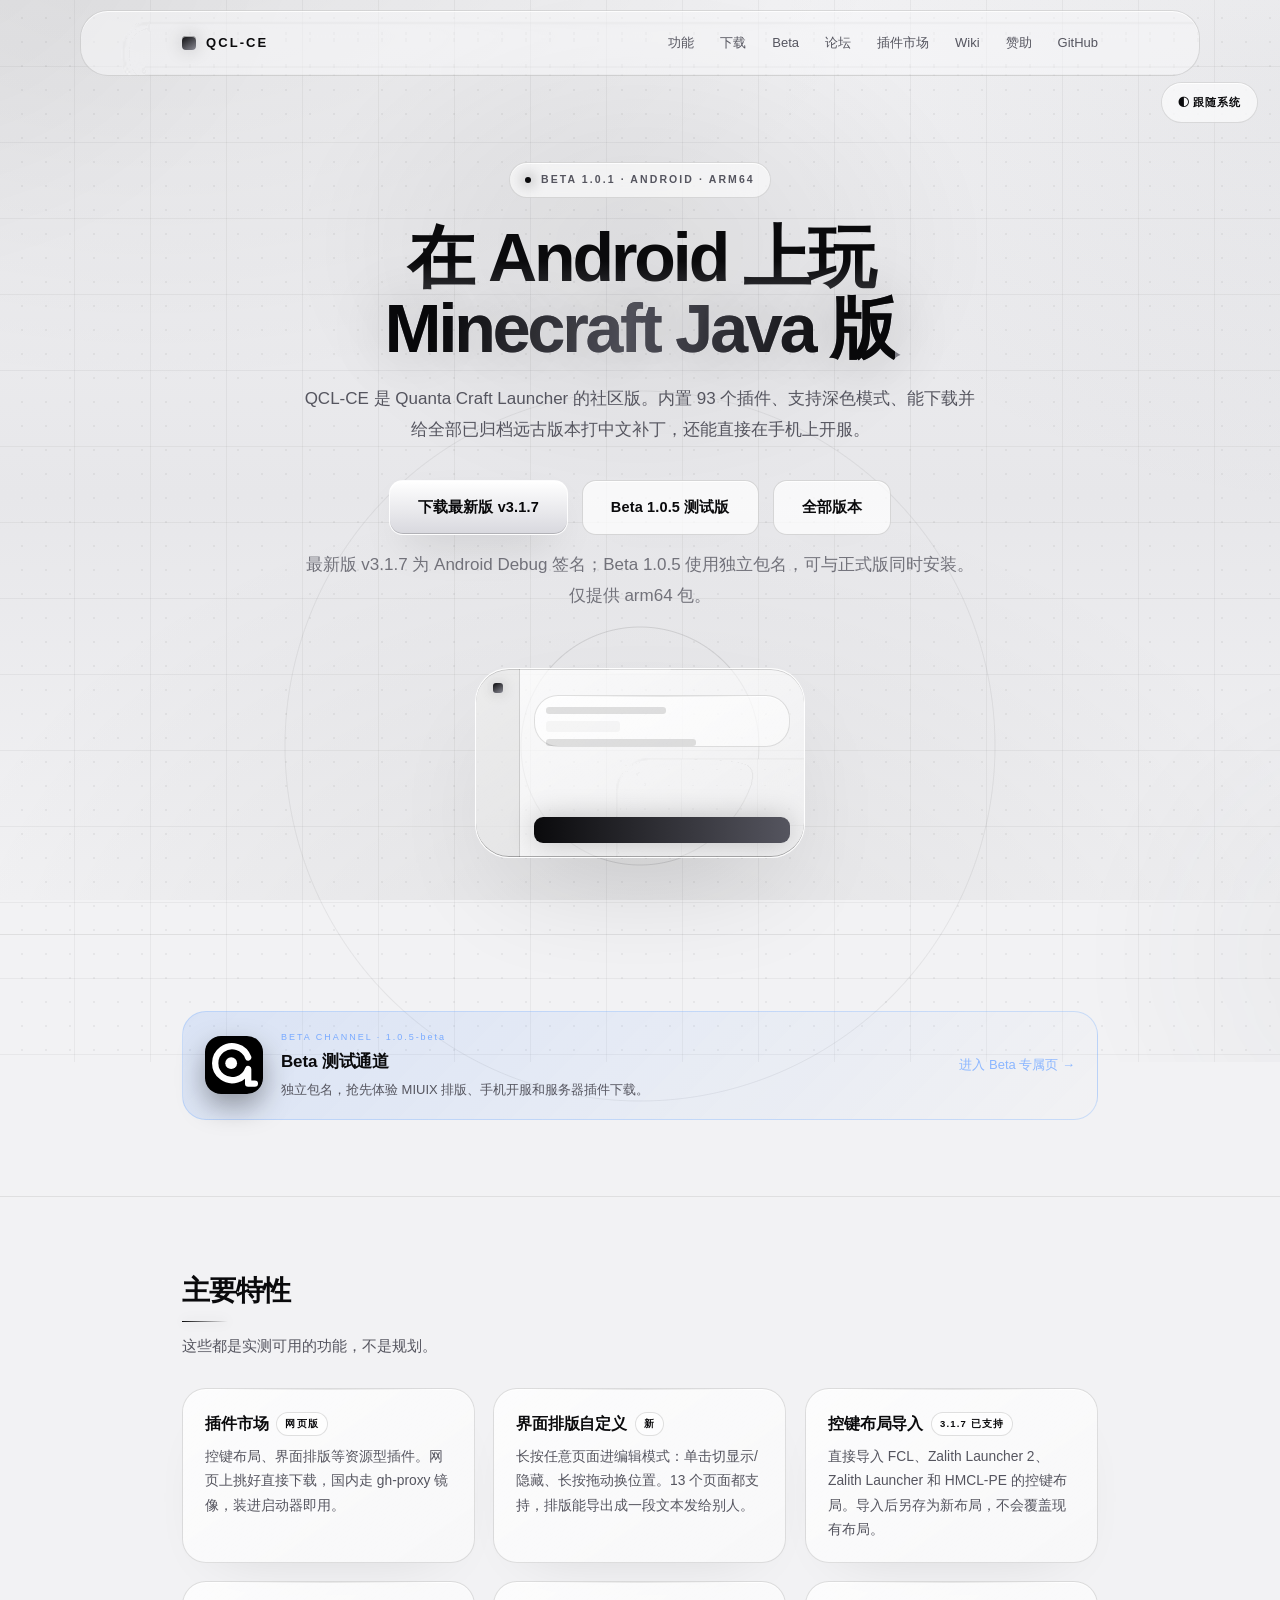
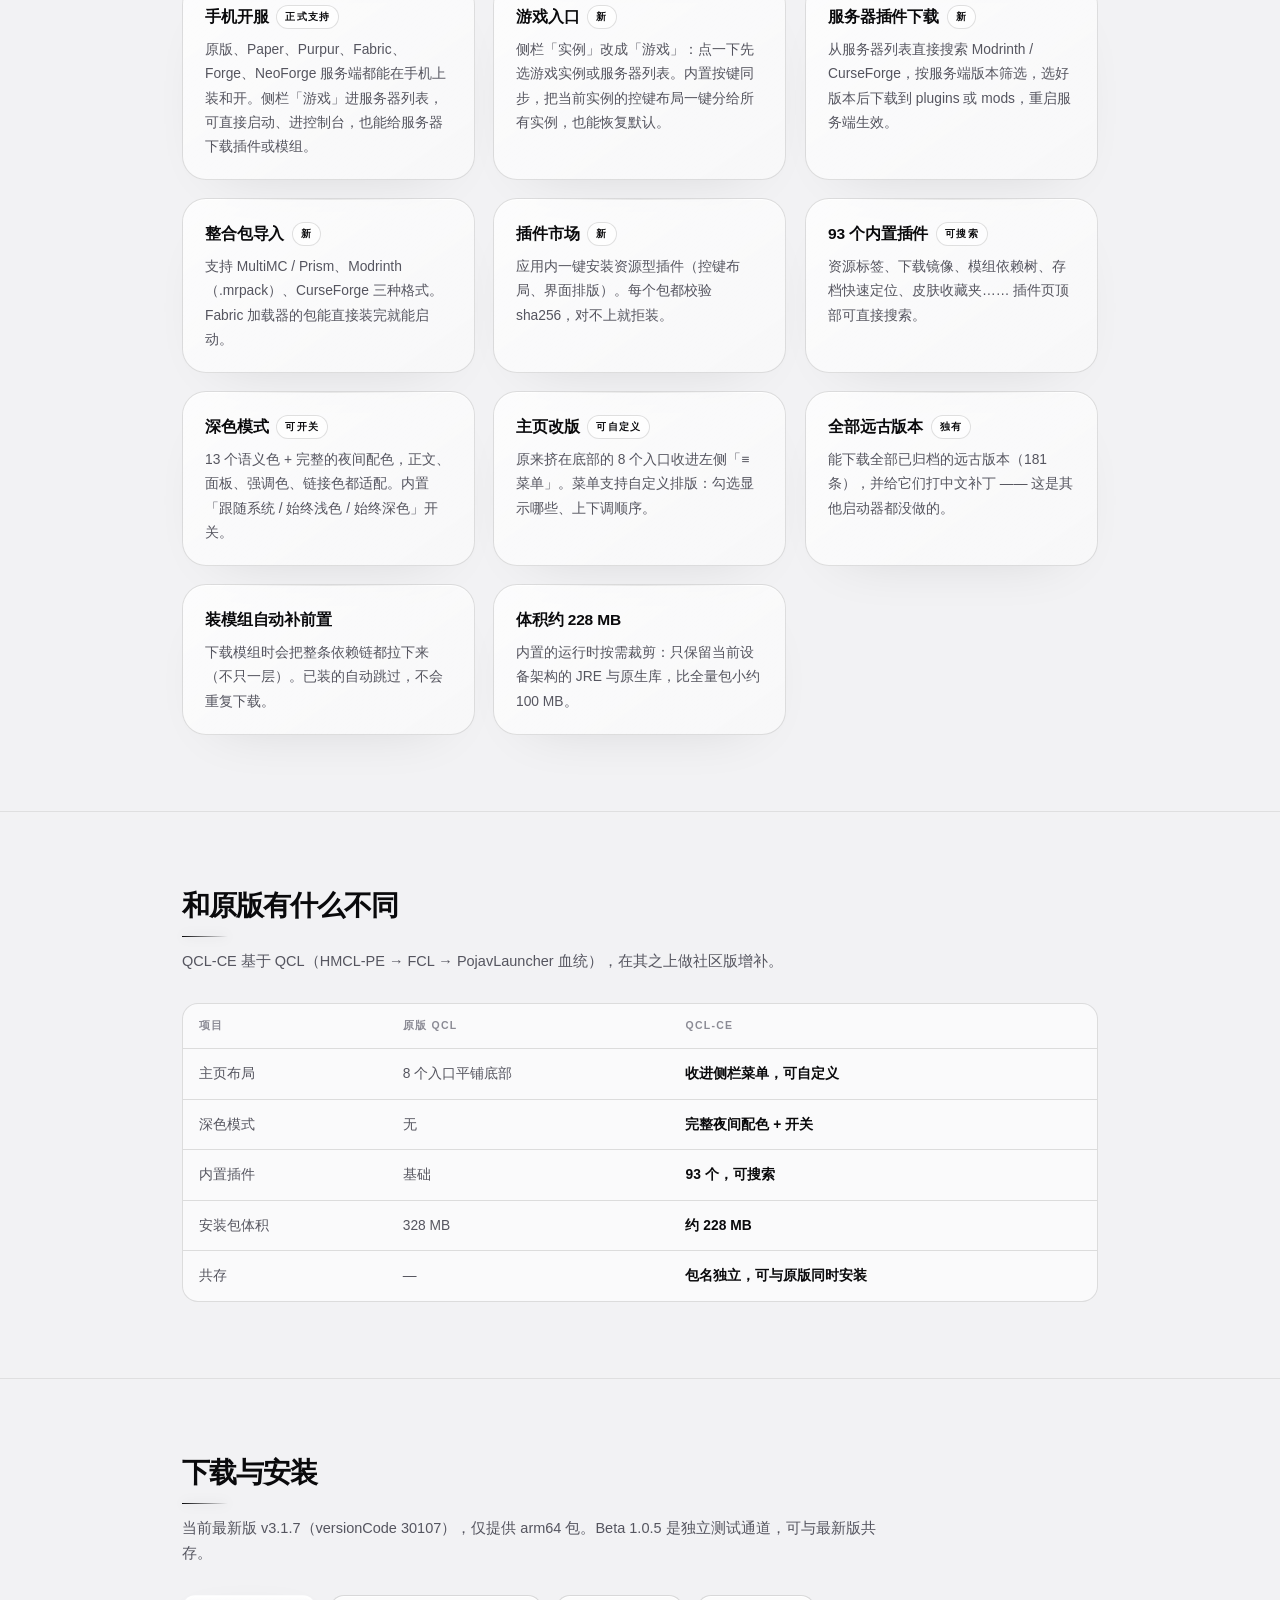
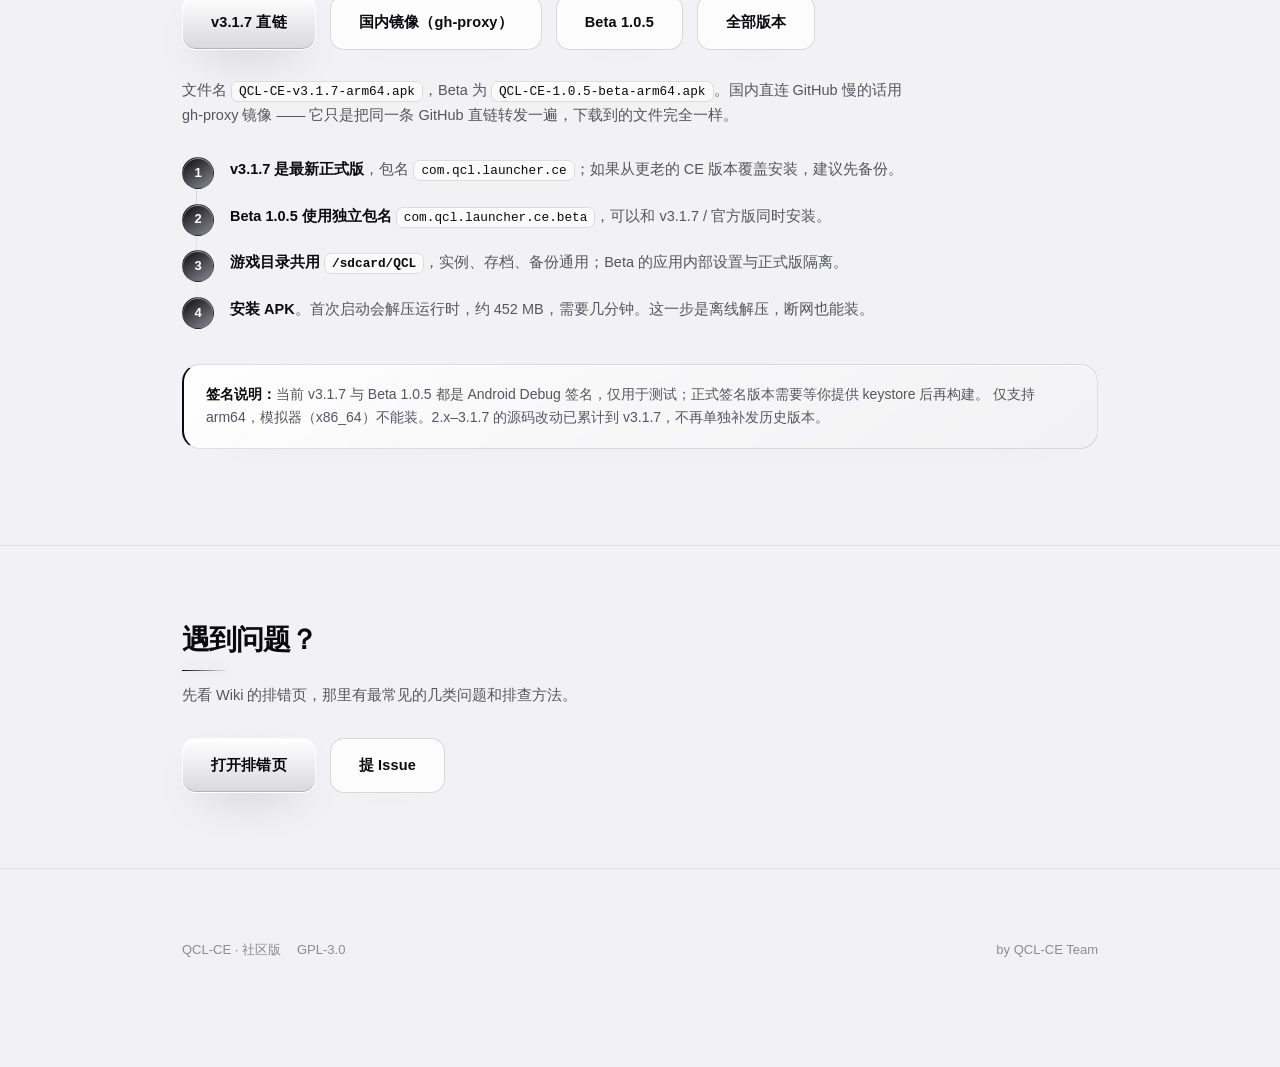
<file: docs/index.html>
<!DOCTYPE html>
<html lang="zh-CN">
<head>
<meta charset="utf-8">
<meta name="viewport" content="width=device-width, initial-scale=1">
<title>QCL-CE · Android 上的 Minecraft Java 启动器</title>
<meta name="description" content="QCL-CE —— Android 上跑 Minecraft Java 版的启动器。93 个内置插件、深色模式、全部已归档远古版本、手机开服，并支持导入 FCL / Zalith Launcher / HMCL-PE 控键布局。">
<style>
  :root{
    --bg:#F2F7F7; --surface:#FFFFFF; --text:#142B2A; --sub:#5F7A78;
    --accent:#0E9E8E; --accent-dark:#0A7A6E; --divider:#D5E5E3;
    --code:#0C1616;
  }
  @media (prefers-color-scheme: dark){
    :root{ --bg:#0C1616; --surface:#142222; --text:#E6F4F2; --sub:#8FABA8;
           --accent:#2AC9B4; --accent-dark:#1FA492; --divider:#223837; --code:#060C0C; }
  }
  *{box-sizing:border-box;margin:0;padding:0}
  html{scroll-behavior:smooth}
  body{
    font-family:-apple-system,BlinkMacSystemFont,"Segoe UI","PingFang SC","Microsoft YaHei",sans-serif;
    background:var(--bg); color:var(--text); line-height:1.7;
    -webkit-font-smoothing:antialiased;
  }
  a{color:var(--accent);text-decoration:none}
  a:hover{text-decoration:underline}
  .wrap{max-width:960px;margin:0 auto;padding:0 22px}

  /* 顶栏 */
  nav{
    position:sticky;top:0;z-index:10;
    background:color-mix(in srgb, var(--bg) 88%, transparent);
    backdrop-filter:blur(12px); border-bottom:1px solid var(--divider);
  }
  nav .wrap{display:flex;align-items:center;gap:22px;height:58px}
  .brand{font-weight:700;letter-spacing:.5px;color:var(--text)}
  .brand i{display:inline-block;width:12px;height:12px;background:var(--accent);
           border-radius:3px;margin-right:8px;vertical-align:middle}
  nav .links{margin-left:auto;display:flex;gap:18px;font-size:14px}
  nav .links a{color:var(--sub)}
  nav .links a:hover{color:var(--accent)}

  /* Hero */
  header{padding:74px 0 54px;text-align:center}
  header h1{font-size:clamp(30px,6vw,46px);letter-spacing:-.5px;margin-bottom:14px}
  header h1 span{color:var(--accent)}
  header p{color:var(--sub);font-size:17px;max-width:620px;margin:0 auto 30px}
  .btns{display:flex;gap:14px;justify-content:center;flex-wrap:wrap}
  .btn{
    display:inline-block;padding:13px 26px;border-radius:11px;font-weight:600;
    transition:transform .15s, box-shadow .15s;
  }
  .btn:hover{transform:translateY(-2px);text-decoration:none}
  .btn-primary{background:var(--accent);color:#fff;box-shadow:0 6px 20px -8px var(--accent)}
  .btn-ghost{background:var(--surface);color:var(--accent);border:1.5px solid var(--accent)}

  /* 手机模型 */
  .phone{
    width:270px;height:150px;margin:44px auto 0;border-radius:16px;
    border:2px solid var(--divider); background:var(--surface);
    position:relative;overflow:hidden;
    box-shadow:0 18px 50px -22px rgba(0,0,0,.35);
  }
  .phone .side{position:absolute;left:0;top:0;bottom:0;width:44px;background:var(--bg);
               border-right:1px solid var(--divider)}
  .phone .dot{width:10px;height:10px;border-radius:3px;background:var(--accent);
              position:absolute;left:17px;top:14px}
  .phone .nav-item{position:absolute;left:8px;height:9px;border-radius:3px;background:var(--divider)}
  .phone .nav-item.on{background:var(--accent)}
  .phone .card{position:absolute;left:58px;top:26px;right:14px;height:52px;
               border-radius:9px;background:var(--bg);border:1px solid var(--divider)}
  .phone .line{position:absolute;height:7px;border-radius:3px;background:var(--divider)}
  .phone .play{position:absolute;left:58px;right:14px;bottom:14px;height:26px;
               border-radius:9px;background:var(--accent);opacity:.9}

  /* 区块 */
  section{padding:52px 0;border-top:1px solid var(--divider)}
  h2{font-size:23px;margin-bottom:8px;letter-spacing:-.3px}
  .lead{color:var(--sub);font-size:14px;margin-bottom:28px}

  .grid{display:grid;grid-template-columns:repeat(auto-fit,minmax(228px,1fr));gap:16px}
  .card{
    background:var(--surface);border:1px solid var(--divider);border-radius:14px;
    padding:20px 20px 18px;
  }
  .card h3{font-size:15px;margin-bottom:6px;display:flex;align-items:center;gap:8px}
  .card h3 em{
    font-style:normal;font-size:11px;font-weight:600;color:var(--accent);
    background:color-mix(in srgb,var(--accent) 13%,transparent);
    padding:2px 7px;border-radius:5px;
  }
  .card p{color:var(--sub);font-size:13.5px}

  /* 对比表 */
  table{width:100%;border-collapse:collapse;font-size:14px}
  th,td{text-align:left;padding:11px 12px;border-bottom:1px solid var(--divider)}
  th{color:var(--sub);font-weight:600;font-size:13px}
  td.y{color:var(--accent);font-weight:600}

  /* 步骤 */
  ol.steps{list-style:none;counter-reset:s}
  ol.steps li{
    counter-increment:s;position:relative;padding:0 0 18px 46px;color:var(--sub);font-size:14.5px;
  }
  ol.steps li::before{
    content:counter(s);position:absolute;left:0;top:0;width:28px;height:28px;
    background:var(--accent);color:#fff;border-radius:9px;
    display:flex;align-items:center;justify-content:center;font-weight:700;font-size:14px;
  }
  ol.steps li b{color:var(--text)}

  .warn{
    background:color-mix(in srgb,var(--accent) 9%,transparent);
    border-left:3px solid var(--accent);border-radius:0 10px 10px 0;
    padding:14px 18px;font-size:14px;color:var(--sub);margin:20px 0;
  }
  .warn b{color:var(--text)}

  footer{padding:40px 0 60px;border-top:1px solid var(--divider);color:var(--sub);font-size:13px}
  footer .wrap{display:flex;gap:16px;flex-wrap:wrap;align-items:center}
  footer .sp{margin-left:auto}
</style>
<link rel="stylesheet" href="premium.css">
</head>
<body>

<nav>
  <div class="wrap">
    <span class="brand"><i></i>QCL-CE</span>
    <span class="links">
      <a href="#features">功能</a>
      <a href="#download">下载</a>
      <a href="beta.html">Beta</a>
      <a href="forum.html">论坛</a>
      <a href="https://weeb123321.github.io/QCL-Plugins/">插件市场</a>
      <a href="wiki.html">Wiki</a>
      <a href="sponsor.html">赞助</a>
      <a href="https://github.com/WEEB123321/QCL-QCL-CE">GitHub</a>
    </span>
  </div>
</nav>

<header class="wrap">
  <div class="hero-kicker">BETA 1.0.1 · ANDROID · ARM64</div>
  <h1>在 Android 上玩 <span>Minecraft Java 版</span></h1>
  <p>QCL-CE 是 Quanta Craft Launcher 的社区版。内置 93 个插件、支持深色模式、能下载并给全部已归档远古版本打中文补丁，还能直接在手机上开服。</p>
  <div class="btns">
    <a class="btn btn-primary" href="https://github.com/WEEB123321/QCL-QCL-CE/releases/download/v3.1.7/QCL-CE-v3.1.7-arm64.apk">下载最新版 v3.1.7</a>
    <a class="btn btn-ghost" href="https://github.com/WEEB123321/QCL-QCL-CE/releases/download/v1.0.5-beta/QCL-CE-1.0.5-beta-arm64.apk">Beta 1.0.5 测试版</a>
    <a class="btn btn-ghost" href="https://github.com/WEEB123321/QCL-QCL-CE/releases">全部版本</a>
  </div>
  <p style="margin-top:14px;font-size:14px;opacity:.8">最新版 v3.1.7 为 Android Debug 签名；Beta 1.0.5 使用独立包名，可与正式版同时安装。仅提供 arm64 包。</p>

  <div class="phone">
    <div class="side"></div>
    <div class="dot"></div>
    <div class="nav-item on" style="top:40px"></div>
    <div class="nav-item" style="top:58px"></div>
    <div class="nav-item" style="top:76px"></div>
    <div class="nav-item" style="top:94px"></div>
    <div class="nav-item" style="top:112px"></div>
    <div class="card"></div>
    <div class="line" style="left:70px;top:38px;width:120px"></div>
    <div class="line" style="left:70px;top:52px;width:74px;height:11px;background:var(--text);opacity:.25"></div>
    <div class="line" style="left:70px;top:70px;width:150px"></div>
    <div class="play"></div>
  </div>
</header>

<section id="beta">
  <div class="wrap">
    <a class="beta-teaser" href="beta.html">
      <img src="beta-icon.svg" alt="QCL-CE Beta 图标">
      <span class="beta-teaser-copy">
        <span class="beta-teaser-kicker">BETA CHANNEL · 1.0.5-beta</span>
        <strong>Beta 测试通道</strong>
        <span>独立包名，抢先体验 MIUIX 排版、手机开服和服务器插件下载。</span>
      </span>
      <span class="beta-teaser-arrow">进入 Beta 专属页 →</span>
    </a>
  </div>
</section>

<section id="features">
  <div class="wrap">
    <h2>主要特性</h2>
    <p class="lead">这些都是实测可用的功能，不是规划。</p>

    <div class="grid">
      <div class="card">
        <h3>插件市场 <em>网页版</em></h3>
        <p>控键布局、界面排版等资源型插件。网页上挑好直接下载，国内走 gh-proxy 镜像，装进启动器即用。</p>
      </div>
      <div class="card">
        <h3>界面排版自定义 <em>新</em></h3>
        <p>长按任意页面进编辑模式：单击切显示/隐藏、长按拖动换位置。13 个页面都支持，排版能导出成一段文本发给别人。</p>
      </div>
      <div class="card">
        <h3>控键布局导入 <em>3.1.7 已支持</em></h3>
        <p>直接导入 FCL、Zalith Launcher 2、Zalith Launcher 和 HMCL-PE 的控键布局。导入后另存为新布局，不会覆盖现有布局。</p>
      </div>
      <div class="card">
        <h3>手机开服 <em>正式支持</em></h3>
        <p>原版、Paper、Purpur、Fabric、Forge、NeoForge 服务端都能在手机上装和开。侧栏「游戏」进服务器列表，可直接启动、进控制台，也能给服务器下载插件或模组。</p>
      </div>
      <div class="card">
        <h3>游戏入口 <em>新</em></h3>
        <p>侧栏「实例」改成「游戏」：点一下先选游戏实例或服务器列表。内置按键同步，把当前实例的控键布局一键分给所有实例，也能恢复默认。</p>
      </div>
      <div class="card">
        <h3>服务器插件下载 <em>新</em></h3>
        <p>从服务器列表直接搜索 Modrinth / CurseForge，按服务端版本筛选，选好版本后下载到 plugins 或 mods，重启服务端生效。</p>
      </div>
      <div class="card">
        <h3>整合包导入 <em>新</em></h3>
        <p>支持 MultiMC / Prism、Modrinth（.mrpack）、CurseForge 三种格式。Fabric 加载器的包能直接装完就能启动。</p>
      </div>
      <div class="card">
        <h3>插件市场 <em>新</em></h3>
        <p>应用内一键安装资源型插件（控键布局、界面排版）。每个包都校验 sha256，对不上就拒装。</p>
      </div>
      <div class="card">
        <h3>93 个内置插件 <em>可搜索</em></h3>
        <p>资源标签、下载镜像、模组依赖树、存档快速定位、皮肤收藏夹…… 插件页顶部可直接搜索。</p>
      </div>
      <div class="card">
        <h3>深色模式 <em>可开关</em></h3>
        <p>13 个语义色 + 完整的夜间配色，正文、面板、强调色、链接色都适配。内置「跟随系统 / 始终浅色 / 始终深色」开关。</p>
      </div>
      <div class="card">
        <h3>主页改版 <em>可自定义</em></h3>
        <p>原来挤在底部的 8 个入口收进左侧「≡ 菜单」。菜单支持自定义排版：勾选显示哪些、上下调顺序。</p>
      </div>
      <div class="card">
        <h3>全部远古版本 <em>独有</em></h3>
        <p>能下载全部已归档的远古版本（181 条），并给它们打中文补丁 —— 这是其他启动器都没做的。</p>
      </div>
      <div class="card">
        <h3>装模组自动补前置</h3>
        <p>下载模组时会把整条依赖链都拉下来（不只一层）。已装的自动跳过，不会重复下载。</p>
      </div>
      <div class="card">
        <h3>体积约 228 MB</h3>
        <p>内置的运行时按需裁剪：只保留当前设备架构的 JRE 与原生库，比全量包小约 100 MB。</p>
      </div>
    </div>
  </div>
</section>

<section>
  <div class="wrap">
    <h2>和原版有什么不同</h2>
    <p class="lead">QCL-CE 基于 QCL（HMCL-PE → FCL → PojavLauncher 血统），在其之上做社区版增补。</p>
    <table>
      <tr><th>项目</th><th>原版 QCL</th><th>QCL-CE</th></tr>
      <tr><td>主页布局</td><td>8 个入口平铺底部</td><td class="y">收进侧栏菜单，可自定义</td></tr>
      <tr><td>深色模式</td><td>无</td><td class="y">完整夜间配色 + 开关</td></tr>
      <tr><td>内置插件</td><td>基础</td><td class="y">93 个，可搜索</td></tr>
      <tr><td>安装包体积</td><td>328 MB</td><td class="y">约 228 MB</td></tr>
      <tr><td>共存</td><td>—</td><td class="y">包名独立，可与原版同时安装</td></tr>
    </table>
  </div>
</section>

<section id="download">
  <div class="wrap">
    <h2>下载与安装</h2>
    <p class="lead">当前最新版 v3.1.7（versionCode 30107），仅提供 arm64 包。Beta 1.0.5 是独立测试通道，可与最新版共存。</p>

    <div class="btns" style="justify-content:flex-start;margin-bottom:28px">
      <a class="btn btn-primary" href="https://github.com/WEEB123321/QCL-QCL-CE/releases/download/v3.1.7/QCL-CE-v3.1.7-arm64.apk">v3.1.7 直链</a>
      <a class="btn btn-ghost" href="https://gh-proxy.com/https://github.com/WEEB123321/QCL-QCL-CE/releases/download/v3.1.7/QCL-CE-v3.1.7-arm64.apk">国内镜像（gh-proxy）</a>
      <a class="btn btn-ghost" href="https://github.com/WEEB123321/QCL-QCL-CE/releases/download/v1.0.5-beta/QCL-CE-1.0.5-beta-arm64.apk">Beta 1.0.5</a>
      <a class="btn btn-ghost" href="https://github.com/WEEB123321/QCL-QCL-CE/releases">全部版本</a>
    </div>

    <p class="lead">文件名 <code>QCL-CE-v3.1.7-arm64.apk</code>，Beta 为 <code>QCL-CE-1.0.5-beta-arm64.apk</code>。国内直连 GitHub 慢的话用 gh-proxy 镜像 ——
      它只是把同一条 GitHub 直链转发一遍，下载到的文件完全一样。</p>

    <ol class="steps">
      <li><b>v3.1.7 是最新正式版</b>，包名 <code>com.qcl.launcher.ce</code>；如果从更老的 CE 版本覆盖安装，建议先备份。</li>
      <li><b>Beta 1.0.5 使用独立包名</b> <code>com.qcl.launcher.ce.beta</code>，可以和 v3.1.7 / 官方版同时安装。</li>
      <li><b>游戏目录共用 <code>/sdcard/QCL</code></b>，实例、存档、备份通用；Beta 的应用内部设置与正式版隔离。</li>
      <li><b>安装 APK</b>。首次启动会解压运行时，约 452 MB，需要几分钟。这一步是离线解压，断网也能装。</li>
    </ol>

    <div class="warn">
      <b>签名说明：</b>当前 v3.1.7 与 Beta 1.0.5 都是 Android Debug 签名，仅用于测试；正式签名版本需要等你提供 keystore 后再构建。
      仅支持 arm64，模拟器（x86_64）不能装。2.x–3.1.7 的源码改动已累计到 v3.1.7，不再单独补发历史版本。
    </div>
  </div>
</section>

<section>
  <div class="wrap">
    <h2>遇到问题？</h2>
    <p class="lead">先看 Wiki 的排错页，那里有最常见的几类问题和排查方法。</p>
    <div class="btns" style="justify-content:flex-start">
      <a class="btn btn-primary" href="wiki.html#trouble">打开排错页</a>
      <a class="btn btn-ghost" href="https://github.com/WEEB123321/QCL-QCL-CE/issues">提 Issue</a>
    </div>
  </div>
</section>

<footer>
  <div class="wrap">
    <span>QCL-CE · 社区版</span>
    <span>GPL-3.0</span>
    <span class="sp">by QCL-CE Team</span>
  </div>
</footer>

<script src="theme.js"></script>
<script src="liquid-glass.js"></script>
</body>
</html>
</file>
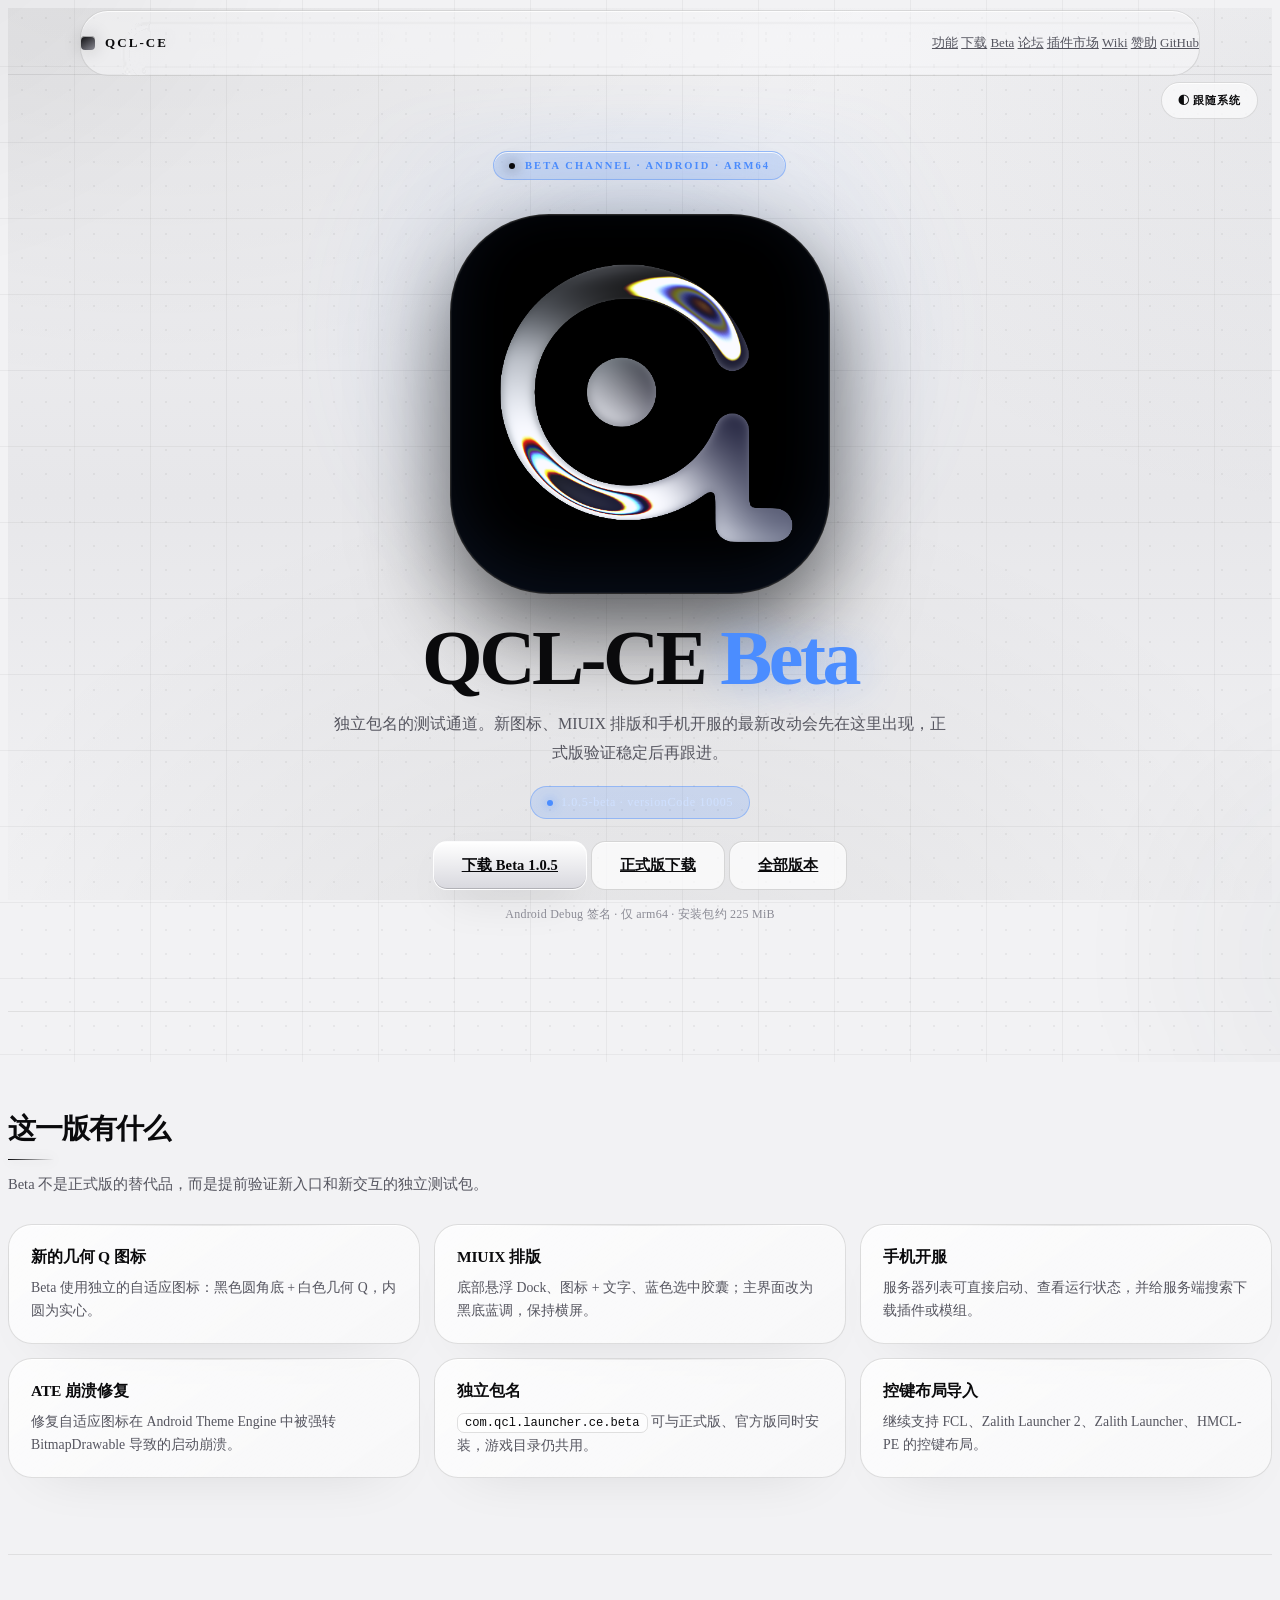
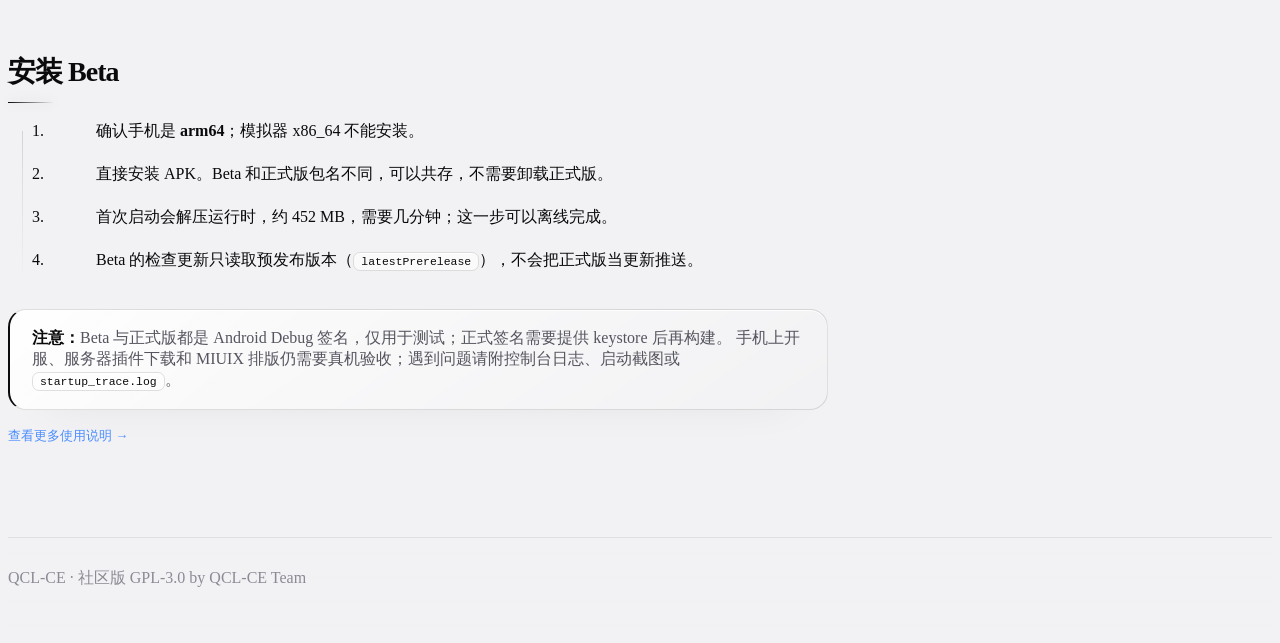
<file: docs/beta.html>
<!DOCTYPE html>
<html lang="zh-CN">
<head>
<meta charset="UTF-8">
<meta name="viewport" content="width=device-width, initial-scale=1">
<meta name="description" content="QCL-CE Beta 测试通道：独立包名、MIUIX 排版、手机开服、服务器插件下载。">
<title>QCL-CE Beta · 测试通道</title>
<link rel="icon" href="beta-icon.svg" type="image/svg+xml">
<link rel="stylesheet" href="premium.css">
<link rel="stylesheet" href="beta.css">
</head>
<body class="beta-page">

<nav>
  <div class="wrap">
    <span class="brand"><i></i>QCL-CE</span>
    <span class="links">
      <a href="index.html#features">功能</a>
      <a href="index.html#download">下载</a>
      <a href="beta.html" aria-current="page">Beta</a>
      <a href="forum.html">论坛</a>
      <a href="https://weeb123321.github.io/QCL-Plugins/">插件市场</a>
      <a href="wiki.html">Wiki</a>
      <a href="sponsor.html">赞助</a>
      <a href="https://github.com/WEEB123321/QCL-QCL-CE">GitHub</a>
    </span>
  </div>
</nav>

<section class="beta-hero">
  <div class="hero-kicker beta-kicker">BETA CHANNEL · ANDROID · ARM64</div>

  <div class="beta-logo-stage">
    <div class="beta-logo-tile" data-liquid-logo data-shape="beta-icon-shape.svg">
      <canvas id="beta-liquid-canvas" aria-hidden="true"></canvas>
      <img src="beta-icon.svg" alt="QCL-CE Beta 图标">
      <span class="beta-logo-loading">正在生成液态 Logo…</span>
    </div>
  </div>

  <h1>QCL-CE <span>Beta</span></h1>
  <p class="beta-lead">独立包名的测试通道。新图标、MIUIX 排版和手机开服的最新改动会先在这里出现，正式版验证稳定后再跟进。</p>
  <div class="beta-version"><i></i>1.0.5-beta · versionCode 10005</div>

  <div class="btns">
    <a class="btn btn-primary" href="https://github.com/WEEB123321/QCL-QCL-CE/releases/download/v1.0.5-beta/QCL-CE-1.0.5-beta-arm64.apk">下载 Beta 1.0.5</a>
    <a class="btn btn-ghost" href="index.html#download">正式版下载</a>
    <a class="btn btn-ghost" href="https://github.com/WEEB123321/QCL-QCL-CE/releases">全部版本</a>
  </div>
  <p class="beta-note">Android Debug 签名 · 仅 arm64 · 安装包约 225 MiB</p>
</section>

<section class="beta-section">
  <div class="wrap">
    <h2>这一版有什么</h2>
    <p class="lead">Beta 不是正式版的替代品，而是提前验证新入口和新交互的独立测试包。</p>
    <div class="beta-card-grid">
      <div class="card">
        <h3>新的几何 Q 图标</h3>
        <p>Beta 使用独立的自适应图标：黑色圆角底 + 白色几何 Q，内圆为实心。</p>
      </div>
      <div class="card">
        <h3>MIUIX 排版</h3>
        <p>底部悬浮 Dock、图标 + 文字、蓝色选中胶囊；主界面改为黑底蓝调，保持横屏。</p>
      </div>
      <div class="card">
        <h3>手机开服</h3>
        <p>服务器列表可直接启动、查看运行状态，并给服务端搜索下载插件或模组。</p>
      </div>
      <div class="card">
        <h3>ATE 崩溃修复</h3>
        <p>修复自适应图标在 Android Theme Engine 中被强转 BitmapDrawable 导致的启动崩溃。</p>
      </div>
      <div class="card">
        <h3>独立包名</h3>
        <p><code>com.qcl.launcher.ce.beta</code> 可与正式版、官方版同时安装，游戏目录仍共用。</p>
      </div>
      <div class="card">
        <h3>控键布局导入</h3>
        <p>继续支持 FCL、Zalith Launcher 2、Zalith Launcher、HMCL-PE 的控键布局。</p>
      </div>
    </div>
  </div>
</section>

<section class="beta-section">
  <div class="wrap beta-install">
    <h2>安装 Beta</h2>
    <ol class="steps">
      <li>确认手机是 <b>arm64</b>；模拟器 x86_64 不能安装。</li>
      <li>直接安装 APK。Beta 和正式版包名不同，可以共存，不需要卸载正式版。</li>
      <li>首次启动会解压运行时，约 452 MB，需要几分钟；这一步可以离线完成。</li>
      <li>Beta 的检查更新只读取预发布版本（<code>latestPrerelease</code>），不会把正式版当更新推送。</li>
    </ol>
    <div class="warn">
      <b>注意：</b>Beta 与正式版都是 Android Debug 签名，仅用于测试；正式签名需要提供 keystore 后再构建。
      手机上开服、服务器插件下载和 MIUIX 排版仍需要真机验收；遇到问题请附控制台日志、启动截图或 <code>startup_trace.log</code>。
    </div>
    <p><a class="beta-teaser-link" href="wiki.html">查看更多使用说明 →</a></p>
  </div>
</section>

<footer>
  <div class="wrap">
    <span>QCL-CE · 社区版</span>
    <span>GPL-3.0</span>
    <span class="sp">by QCL-CE Team</span>
  </div>
</footer>

<script src="theme.js"></script>
<script src="liquid-glass.js"></script>
<script src="liquid-logo.js"></script>
</body>
</html>
</file>
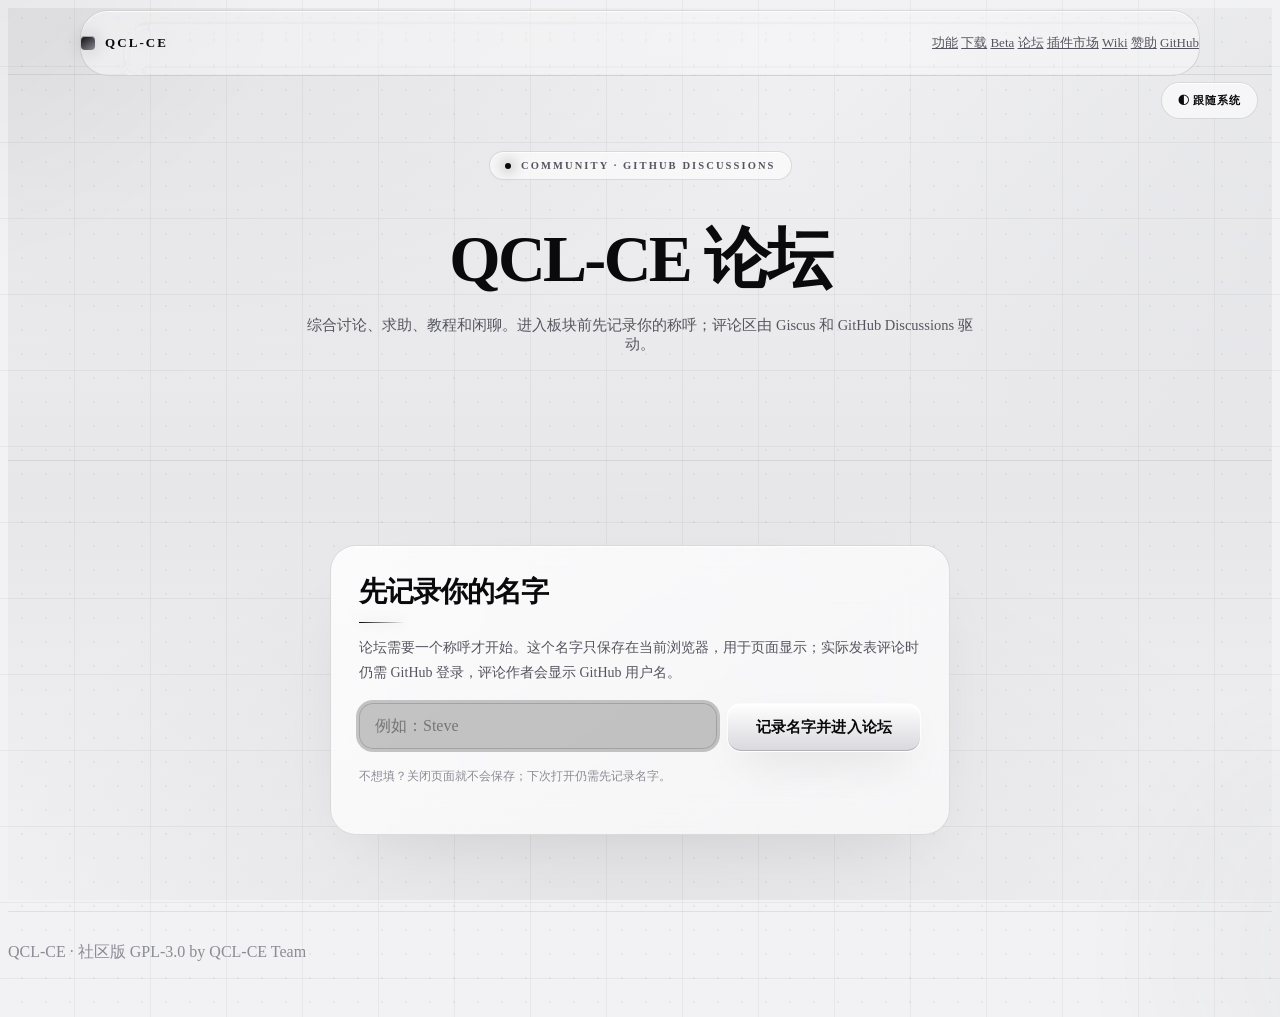
<file: docs/forum.html>
<!DOCTYPE html>
<html lang="zh-CN">
<head>
<meta charset="UTF-8">
<meta name="viewport" content="width=device-width, initial-scale=1">
<meta name="description" content="QCL-CE 官方论坛：综合讨论、求助、教程、闲聊。先记录名字，再进入板块。">
<title>QCL-CE 论坛</title>
<link rel="icon" href="beta-icon.svg" type="image/svg+xml">
<link rel="stylesheet" href="premium.css">
<link rel="stylesheet" href="forum.css?v=20261101b">
</head>
<body class="forum-page">

<nav>
  <div class="wrap">
    <span class="brand"><i></i>QCL-CE</span>
    <span class="links">
      <a href="index.html#features">功能</a>
      <a href="index.html#download">下载</a>
      <a href="beta.html">Beta</a>
      <a href="forum.html" aria-current="page">论坛</a>
      <a href="https://weeb123321.github.io/QCL-Plugins/">插件市场</a>
      <a href="wiki.html">Wiki</a>
      <a href="sponsor.html">赞助</a>
      <a href="https://github.com/WEEB123321/QCL-QCL-CE">GitHub</a>
    </span>
  </div>
</nav>

<section class="forum-hero">
  <div class="hero-kicker">COMMUNITY · GITHUB DISCUSSIONS</div>
  <h1>QCL-CE <span>论坛</span></h1>
  <p class="lead">综合讨论、求助、教程和闲聊。进入板块前先记录你的称呼；评论区由 Giscus 和 GitHub Discussions 驱动。</p>
</section>

<section class="forum-shell wrap">
  <div id="forum-gate" class="forum-gate">
    <h2>先记录你的名字</h2>
    <p>论坛需要一个称呼才开始。这个名字只保存在当前浏览器，用于页面显示；实际发表评论时仍需 GitHub 登录，评论作者会显示 GitHub 用户名。</p>
    <form id="forum-name-form">
      <input id="forum-name-input" maxlength="20" autocomplete="nickname" placeholder="例如：Steve" required>
      <button class="btn btn-primary" type="submit">记录名字并进入论坛</button>
    </form>
    <p class="forum-small">不想填？关闭页面就不会保存；下次打开仍需先记录名字。</p>
  </div>

  <div id="forum-main" hidden>
    <div class="forum-identity-bar">
      <span>当前称呼：<b id="forum-current-name"></b> · 仅本机显示</span>
      <button id="forum-change-name" class="forum-link" type="button">修改称呼</button>
    </div>

    <div class="forum-tabs" role="tablist">
      <button type="button" class="active" data-term="QCL-CE 论坛 · 综合讨论">综合讨论</button>
      <button type="button" data-term="QCL-CE 论坛 · 求助">求助</button>
      <button type="button" data-term="QCL-CE 论坛 · 教程">教程</button>
      <button type="button" data-term="QCL-CE 论坛 · 闲聊">闲聊</button>
    </div>
    <p class="forum-board-hint">每个板块是独立的 GitHub Discussion 线程，评论会同步到 GitHub。
      <a id="forum-board-link" href="https://github.com/WEEB123321/QCL-QCL-CE/discussions/1" target="_blank" rel="noopener">在 GitHub 打开本板块</a>
    </p>

    <div id="forum-status" class="forum-status" hidden></div>
    <div id="giscus-container"></div>
  </div>
</section>

<footer>
  <div class="wrap">
    <span>QCL-CE · 社区版</span>
    <span>GPL-3.0</span>
    <span class="sp">by QCL-CE Team</span>
  </div>
</footer>

<script src="theme.js"></script>
<script src="liquid-glass.js"></script>
<script src="forum.js?v=20261101b"></script>
</body>
</html>
</file>
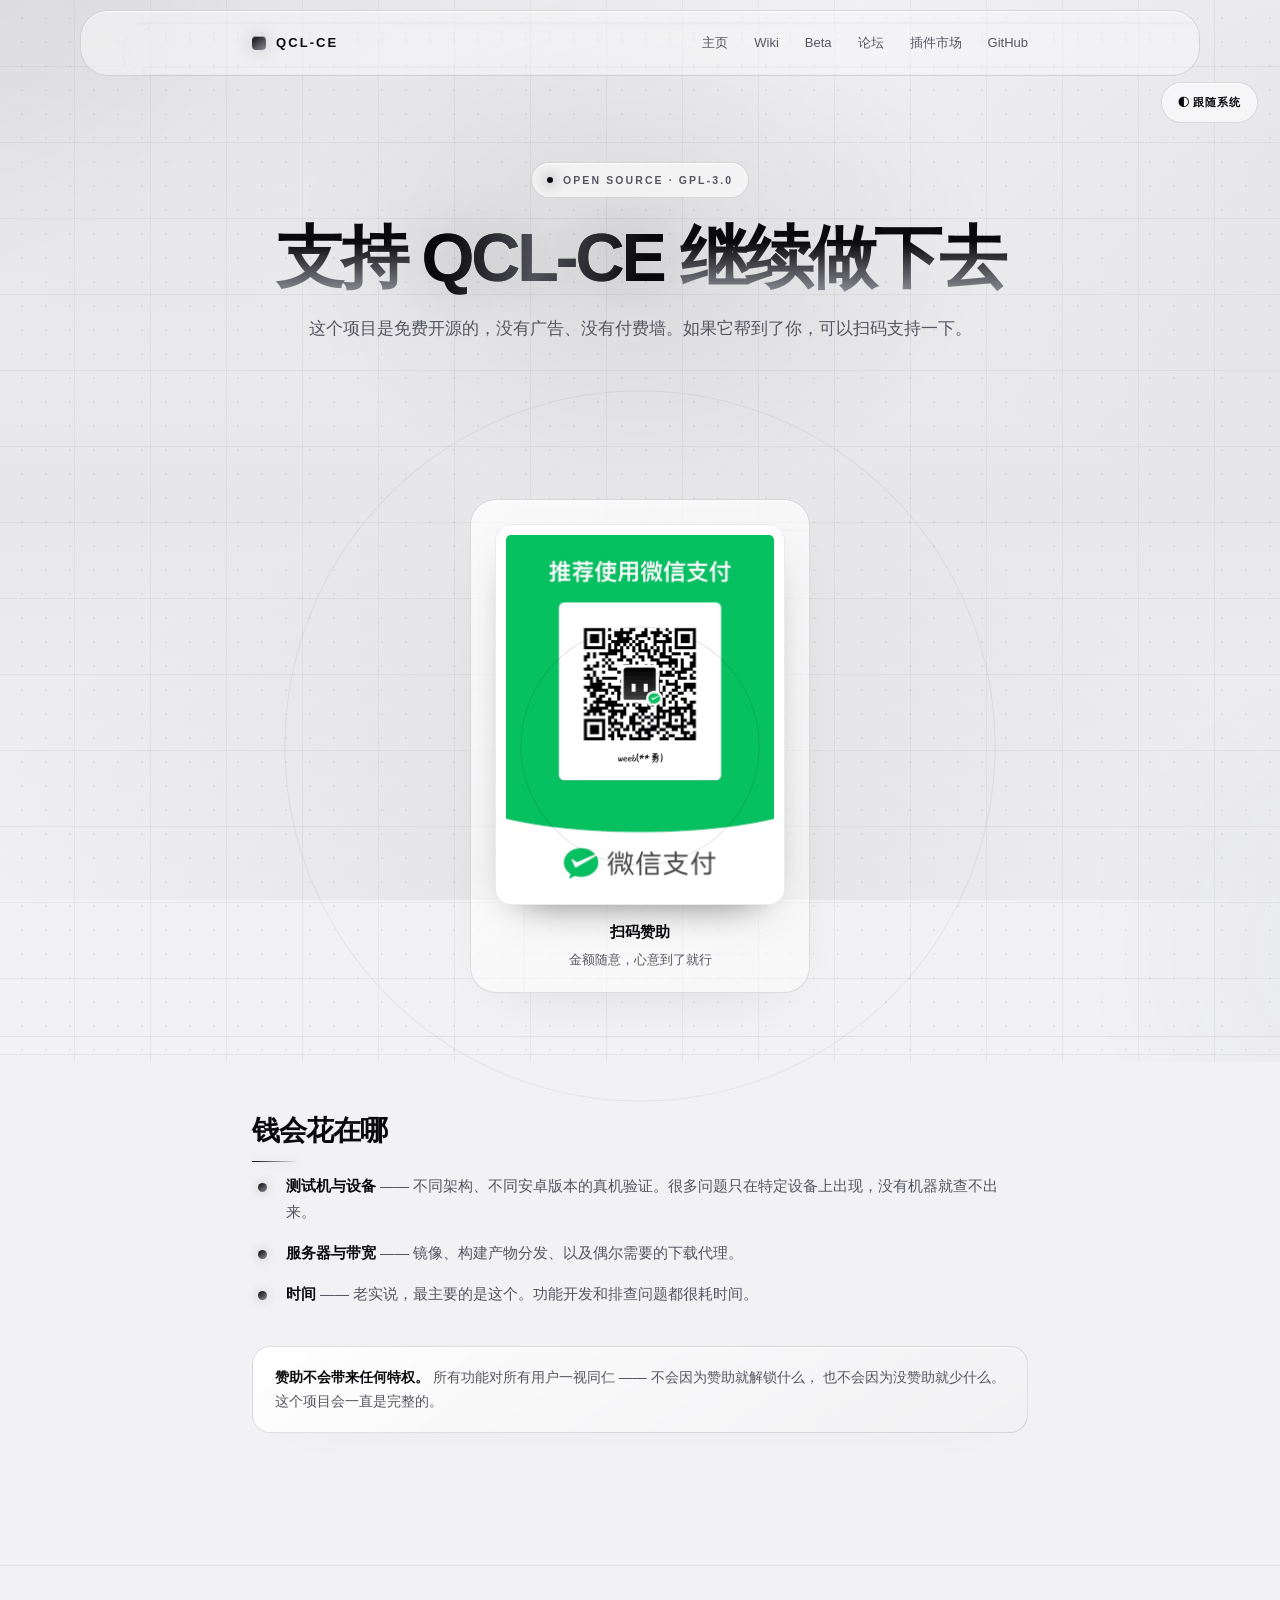
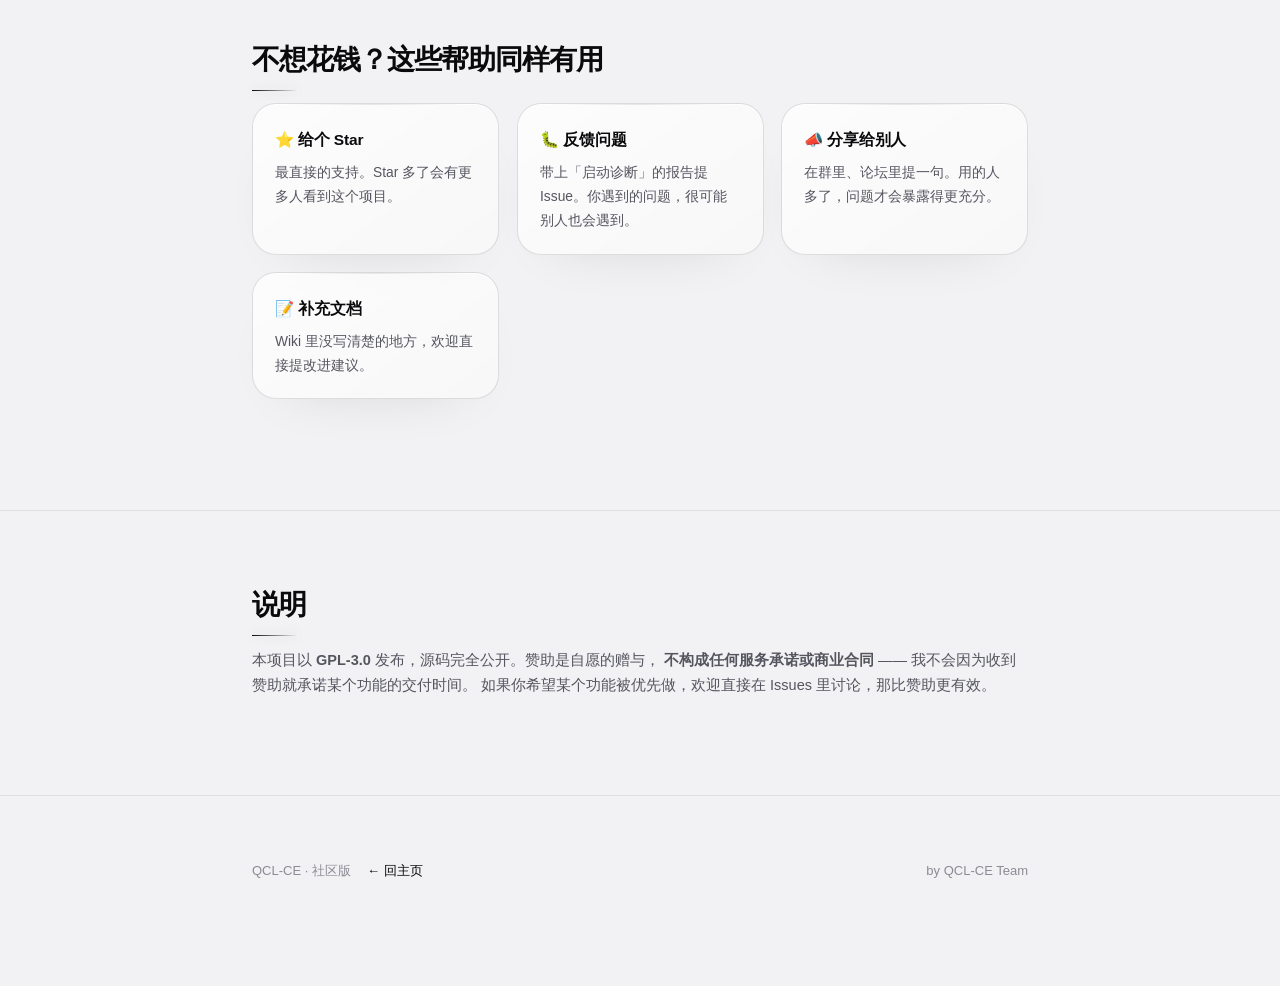
<file: docs/sponsor.html>
<!DOCTYPE html>
<html lang="zh-CN">
<head>
<meta charset="utf-8">
<meta name="viewport" content="width=device-width, initial-scale=1">
<title>赞助 QCL-CE · 支持这个项目继续做下去</title>
<meta name="description" content="QCL-CE 是免费开源项目。如果它帮到了你，可以扫码赞助支持继续开发。">
<style>
  :root{
    --bg:#F2F7F7; --surface:#FFFFFF; --text:#142B2A; --sub:#5F7A78;
    --accent:#0E9E8E; --divider:#D5E5E3; --shadow:rgba(0,0,0,.10);
  }
  /* 手动切换优先于系统（data-theme 的优先级高于 :root）✓ */
  html[data-theme="light"]{
    --bg:#F2F7F7; --surface:#FFFFFF; --text:#142B2A; --sub:#5F7A78;
    --accent:#0E9E8E; --divider:#D5E5E3; --shadow:rgba(0,0,0,.10);
  }
  html[data-theme="dark"]{
    --bg:#0C1616; --surface:#142222; --text:#E6F4F2; --sub:#8FABA8;
    --accent:#2AC9B4; --divider:#223837; --shadow:rgba(0,0,0,.45);
  }
  @media (prefers-color-scheme: dark){
    :root{
      --bg:#0C1616; --surface:#142222; --text:#E6F4F2; --sub:#8FABA8;
      --accent:#2AC9B4; --divider:#223837; --shadow:rgba(0,0,0,.45);
    }
  }

  *{box-sizing:border-box;margin:0;padding:0}
  html{scroll-behavior:smooth}
  body{
    font-family:-apple-system,BlinkMacSystemFont,"Segoe UI","PingFang SC","Microsoft YaHei",sans-serif;
    background:var(--bg);color:var(--text);line-height:1.75;
    -webkit-font-smoothing:antialiased;
    transition:background-color .28s ease, color .28s ease;
  }
  a{color:var(--accent);text-decoration:none} a:hover{text-decoration:underline}
  .wrap{max-width:820px;margin:0 auto;padding:0 22px}

  nav{
    position:sticky;top:0;z-index:10;
    background:color-mix(in srgb, var(--bg) 88%, transparent);
    backdrop-filter:blur(12px);border-bottom:1px solid var(--divider);
    transition:box-shadow .25s ease;
  }
  nav.qcl-scrolled{box-shadow:0 6px 22px -14px var(--shadow)}
  nav .wrap{display:flex;align-items:center;gap:22px;height:58px}
  .brand{font-weight:700;color:var(--text)}
  .brand i{display:inline-block;width:12px;height:12px;background:var(--accent);
           border-radius:3px;margin-right:8px;vertical-align:middle}
  nav .links{margin-left:auto;display:flex;gap:18px;font-size:14px}
  nav .links a{color:var(--sub)}
  nav .links a:hover{color:var(--accent)}

  header{padding:64px 0 10px;text-align:center}
  header h1{font-size:clamp(26px,5vw,38px);letter-spacing:-.5px;margin-bottom:12px}
  header h1 span{color:var(--accent)}
  header p{color:var(--sub);font-size:16px;max-width:560px;margin:0 auto}

  /* 收款码 */
  .qr-wrap{padding:44px 0 10px;display:flex;justify-content:center}
  .qr-card{
    background:var(--surface);border:1px solid var(--divider);border-radius:18px;
    padding:22px 22px 18px;box-shadow:0 20px 54px -30px var(--shadow);
    text-align:center;max-width:340px;
    transition:transform .3s cubic-bezier(.2,.8,.2,1), box-shadow .3s ease;
  }
  .qr-card:hover{transform:translateY(-5px);box-shadow:0 30px 64px -30px var(--shadow)}
  .qr-card img{
    width:100%;max-width:296px;display:block;border-radius:12px;
    background:#fff;padding:10px;
  }
  .qr-card .cap{margin-top:14px;font-weight:600;font-size:15px}
  .qr-card .hint{color:var(--sub);font-size:13px;margin-top:4px}

  section{padding:46px 0;border-top:1px solid var(--divider);margin-top:34px}
  h2{font-size:20px;margin-bottom:16px;letter-spacing:-.2px}

  .use{list-style:none}
  .use li{
    position:relative;padding:0 0 16px 34px;color:var(--sub);font-size:14.5px;
  }
  .use li::before{
    content:'';position:absolute;left:6px;top:9px;width:9px;height:9px;
    background:var(--accent);border-radius:3px;
  }
  .use li b{color:var(--text)}

  .grid{display:grid;grid-template-columns:repeat(auto-fit,minmax(210px,1fr));gap:14px}
  .card{
    background:var(--surface);border:1px solid var(--divider);border-radius:14px;
    padding:18px 18px 16px;
    transition:transform .25s cubic-bezier(.2,.8,.2,1), border-color .25s ease;
  }
  .card:hover{transform:translateY(-4px);border-color:var(--accent)}
  .card h3{font-size:14.5px;margin-bottom:6px}
  .card p{color:var(--sub);font-size:13.5px}

  .note{
    background:color-mix(in srgb,var(--accent) 9%,transparent);
    border-left:3px solid var(--accent);border-radius:0 11px 11px 0;
    padding:15px 18px;font-size:14px;color:var(--sub);margin:22px 0;
  }
  .note b{color:var(--text)}

  footer{padding:34px 0 58px;border-top:1px solid var(--divider);color:var(--sub);font-size:13px;margin-top:20px}
  footer .wrap{display:flex;gap:16px;flex-wrap:wrap;align-items:center}
  footer .sp{margin-left:auto}

  /* ---------- theme.js 注入的按钮 + 动效 ---------- */
  #qcl-theme-btn{
    position:fixed;right:18px;top:70px;z-index:40;
    font:inherit;font-size:13px;font-weight:600;
    padding:9px 14px;border-radius:11px;cursor:pointer;
    background:var(--surface);color:var(--accent);
    border:1.5px solid var(--accent);
    box-shadow:0 8px 24px -14px var(--shadow);
    transition:transform .16s ease, background-color .2s ease;
  }
  #qcl-theme-btn:hover{background:color-mix(in srgb,var(--accent) 12%,transparent)}
  @media (max-width:620px){ #qcl-theme-btn{top:auto;bottom:18px;right:18px} }

  .qcl-reveal{opacity:0;transform:translateY(16px);
              transition:opacity .5s ease, transform .5s cubic-bezier(.2,.8,.2,1)}
  .qcl-reveal.qcl-in{opacity:1;transform:none}

  .qcl-flash{animation:qclFlash .9s ease}
  @keyframes qclFlash{
    0%{background:color-mix(in srgb,var(--accent) 20%,transparent)}
    100%{background:transparent}
  }

  @media (prefers-reduced-motion: reduce){
    *{animation:none !important;transition:none !important}
    .qcl-reveal{opacity:1;transform:none}
  }
</style>
<link rel="stylesheet" href="premium.css">
</head>
<body>

<nav>
  <div class="wrap">
    <span class="brand"><i></i>QCL-CE</span>
    <span class="links">
      <a href="index.html">主页</a>
      <a href="wiki.html">Wiki</a>
      <a href="beta.html">Beta</a>
      <a href="forum.html">论坛</a>
      <a href="https://weeb123321.github.io/QCL-Plugins/">插件市场</a>
      <a href="https://github.com/WEEB123321/QCL-QCL-CE">GitHub</a>
    </span>
  </div>
</nav>

<header class="wrap">
  <div class="hero-kicker">OPEN SOURCE · GPL-3.0</div>
  <h1>支持 <span>QCL-CE</span> 继续做下去</h1>
  <p>这个项目是免费开源的，没有广告、没有付费墙。如果它帮到了你，可以扫码支持一下。</p>
</header>

<div class="qr-wrap">
  <div class="qr-card">
    <img src="a4526efd67688b435f79eb7d851e7e59.jpg" alt="赞助收款码">
    <div class="cap">扫码赞助</div>
    <div class="hint">金额随意，心意到了就行</div>
  </div>
</div>

<section>
  <div class="wrap">
    <h2>钱会花在哪</h2>
    <ul class="use">
      <li><b>测试机与设备</b> —— 不同架构、不同安卓版本的真机验证。很多问题只在特定设备上出现，没有机器就查不出来。</li>
      <li><b>服务器与带宽</b> —— 镜像、构建产物分发、以及偶尔需要的下载代理。</li>
      <li><b>时间</b> —— 老实说，最主要的是这个。功能开发和排查问题都很耗时间。</li>
    </ul>

    <div class="note">
      <b>赞助不会带来任何特权。</b> 所有功能对所有用户一视同仁 —— 不会因为赞助就解锁什么，
      也不会因为没赞助就少什么。这个项目会一直是完整的。
    </div>
  </div>
</section>

<section>
  <div class="wrap">
    <h2>不想花钱？这些帮助同样有用</h2>
    <div class="grid">
      <div class="card">
        <h3>⭐ 给个 Star</h3>
        <p>最直接的支持。Star 多了会有更多人看到这个项目。</p>
      </div>
      <div class="card">
        <h3>🐛 反馈问题</h3>
        <p>带上「启动诊断」的报告提 Issue。你遇到的问题，很可能别人也会遇到。</p>
      </div>
      <div class="card">
        <h3>📣 分享给别人</h3>
        <p>在群里、论坛里提一句。用的人多了，问题才会暴露得更充分。</p>
      </div>
      <div class="card">
        <h3>📝 补充文档</h3>
        <p>Wiki 里没写清楚的地方，欢迎直接提改进建议。</p>
      </div>
    </div>
  </div>
</section>

<section>
  <div class="wrap">
    <h2>说明</h2>
    <p style="color:var(--sub);font-size:14.5px">
      本项目以 <b>GPL-3.0</b> 发布，源码完全公开。赞助是自愿的赠与，
      <b>不构成任何服务承诺或商业合同</b> —— 我不会因为收到赞助就承诺某个功能的交付时间。
      如果你希望某个功能被优先做，欢迎直接在 Issues 里讨论，那比赞助更有效。
    </p>
  </div>
</section>

<footer>
  <div class="wrap">
    <span>QCL-CE · 社区版</span>
    <a href="index.html">← 回主页</a>
    <span class="sp">by QCL-CE Team</span>
  </div>
</footer>

<script src="theme.js"></script>
<script src="liquid-glass.js"></script>
</body>
</html>
</file>
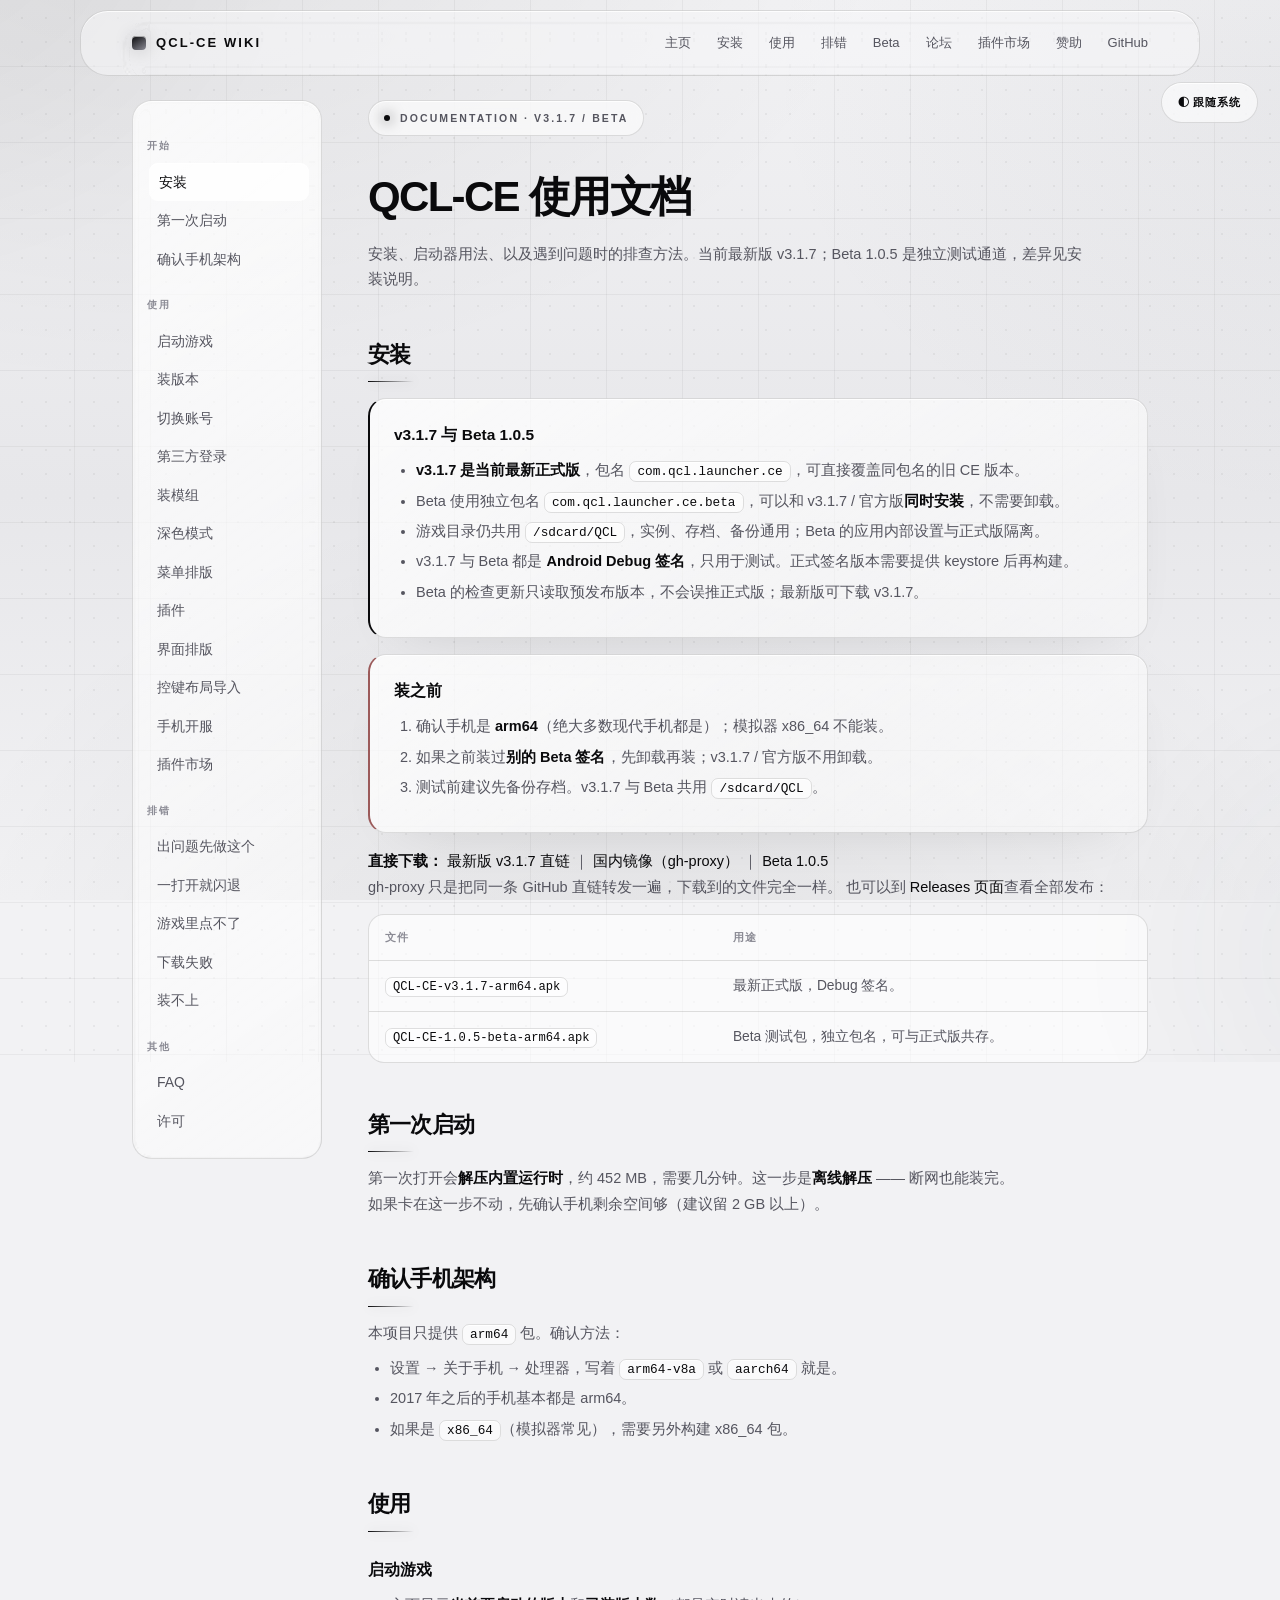
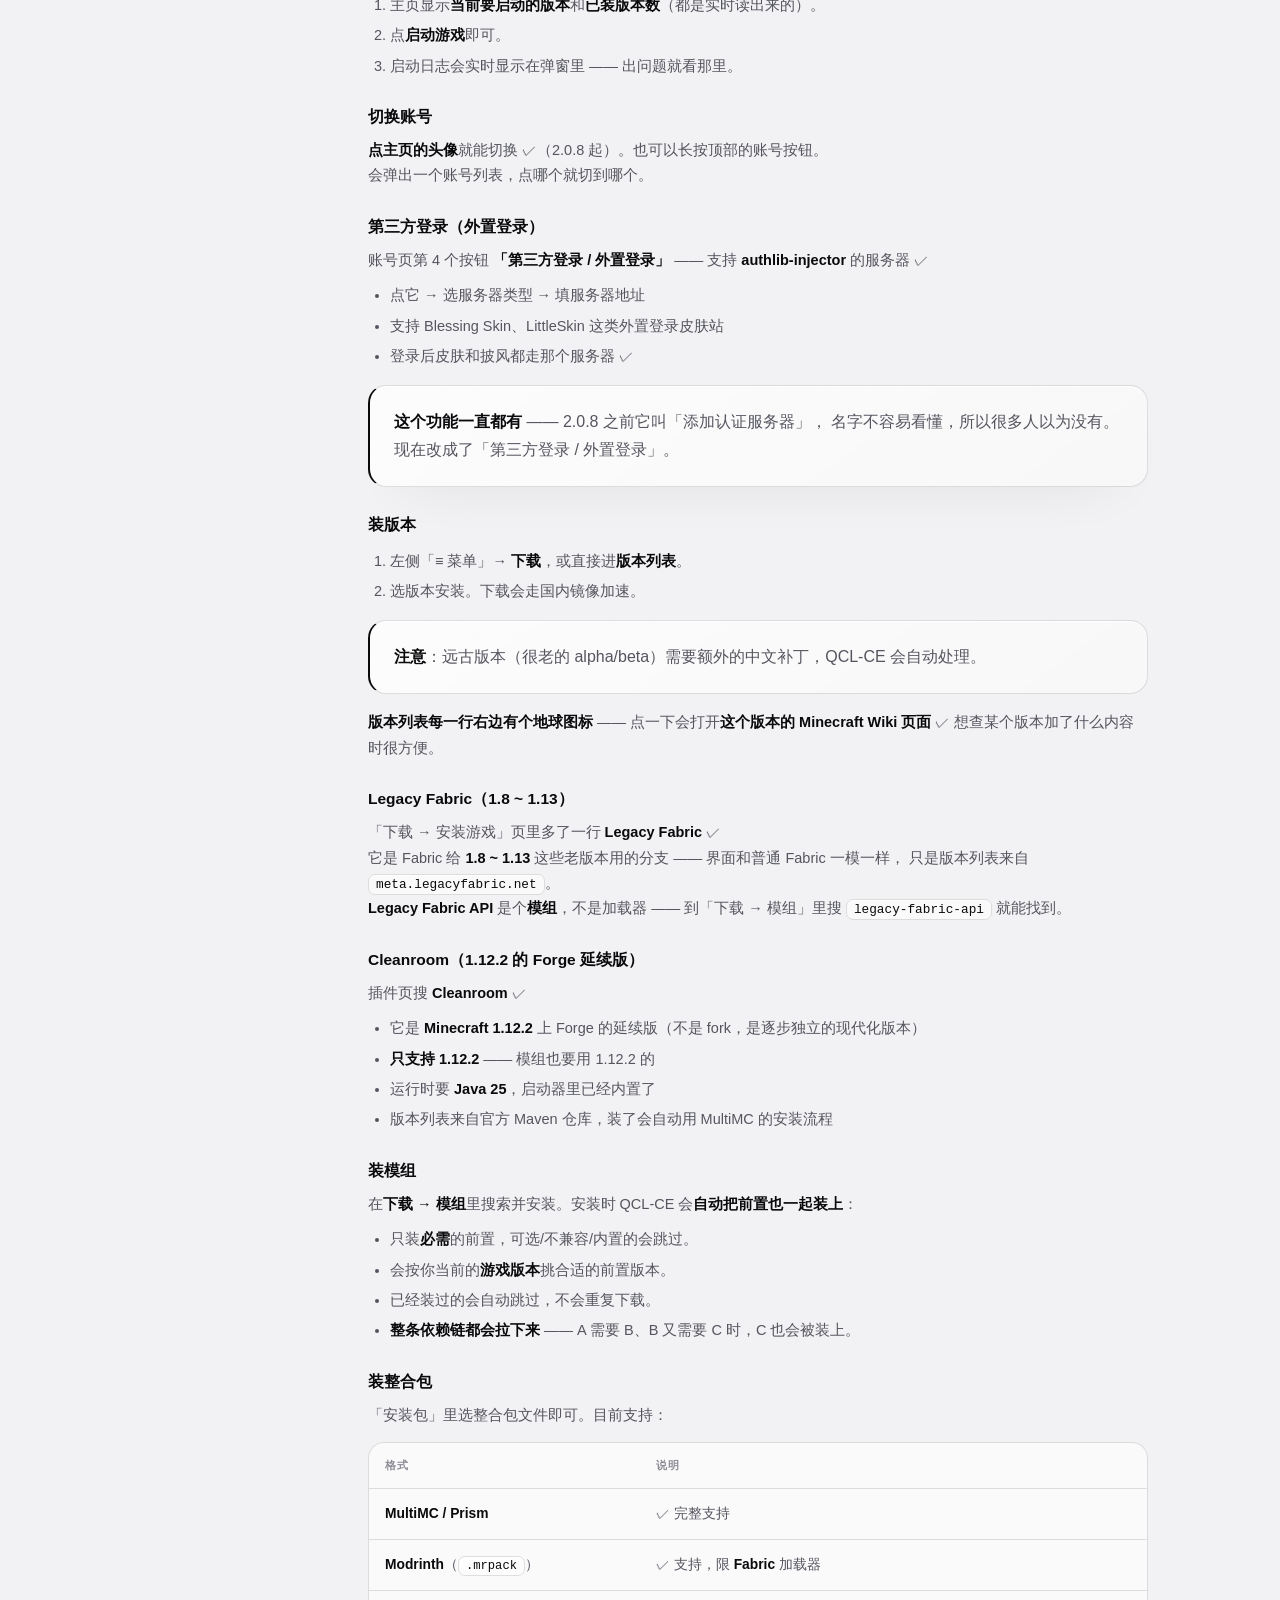
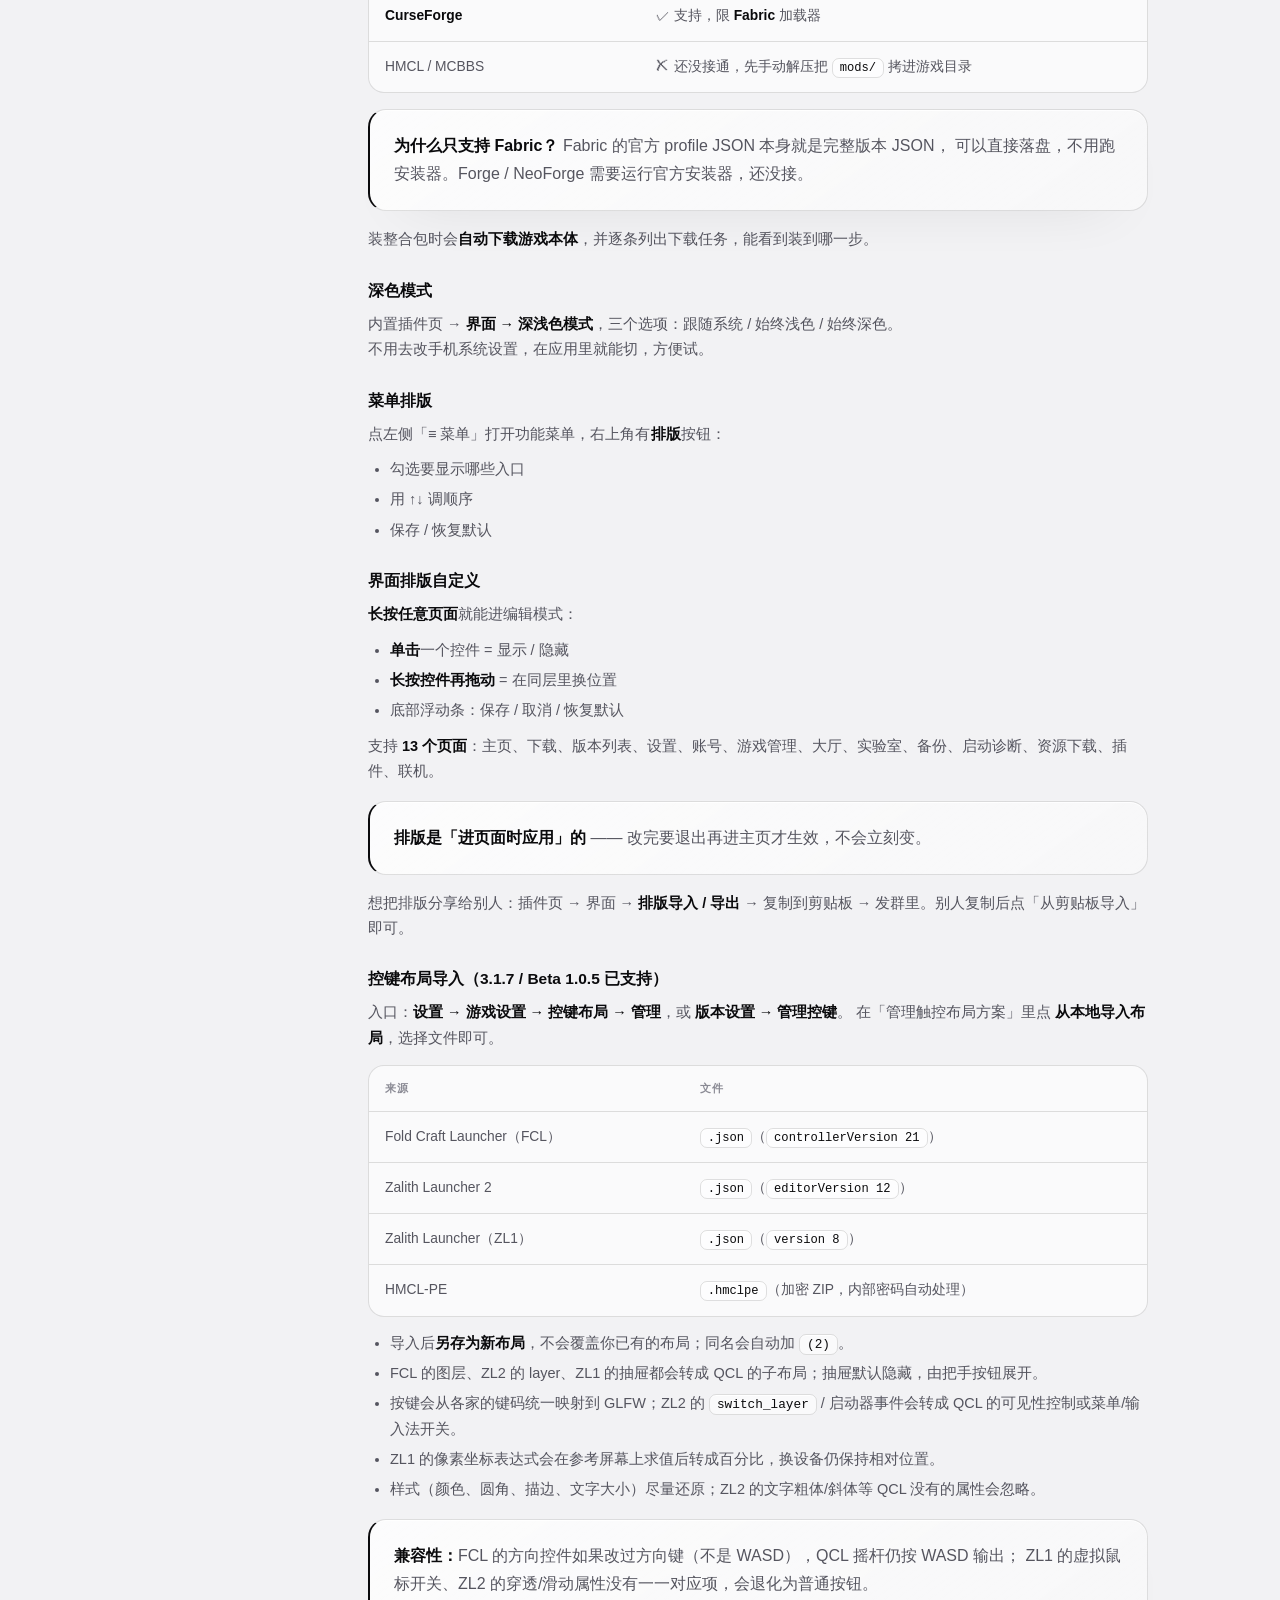
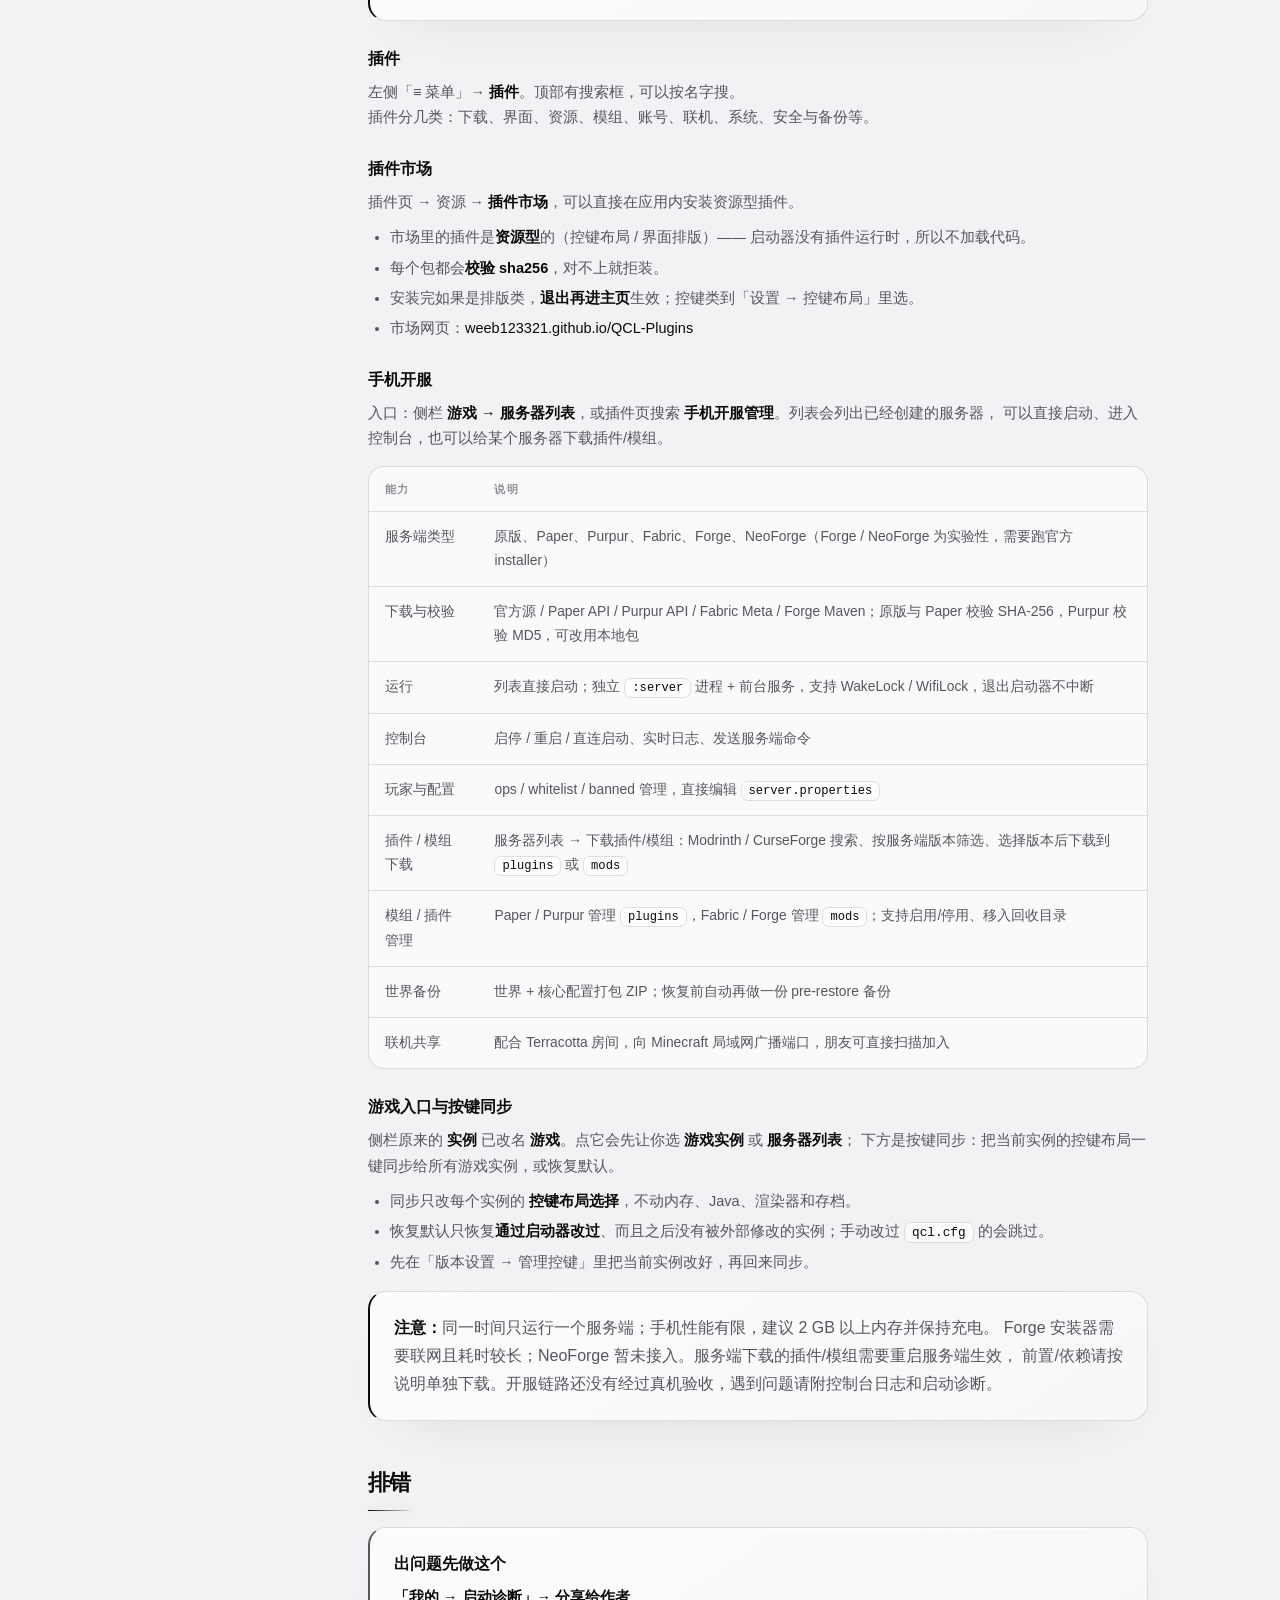
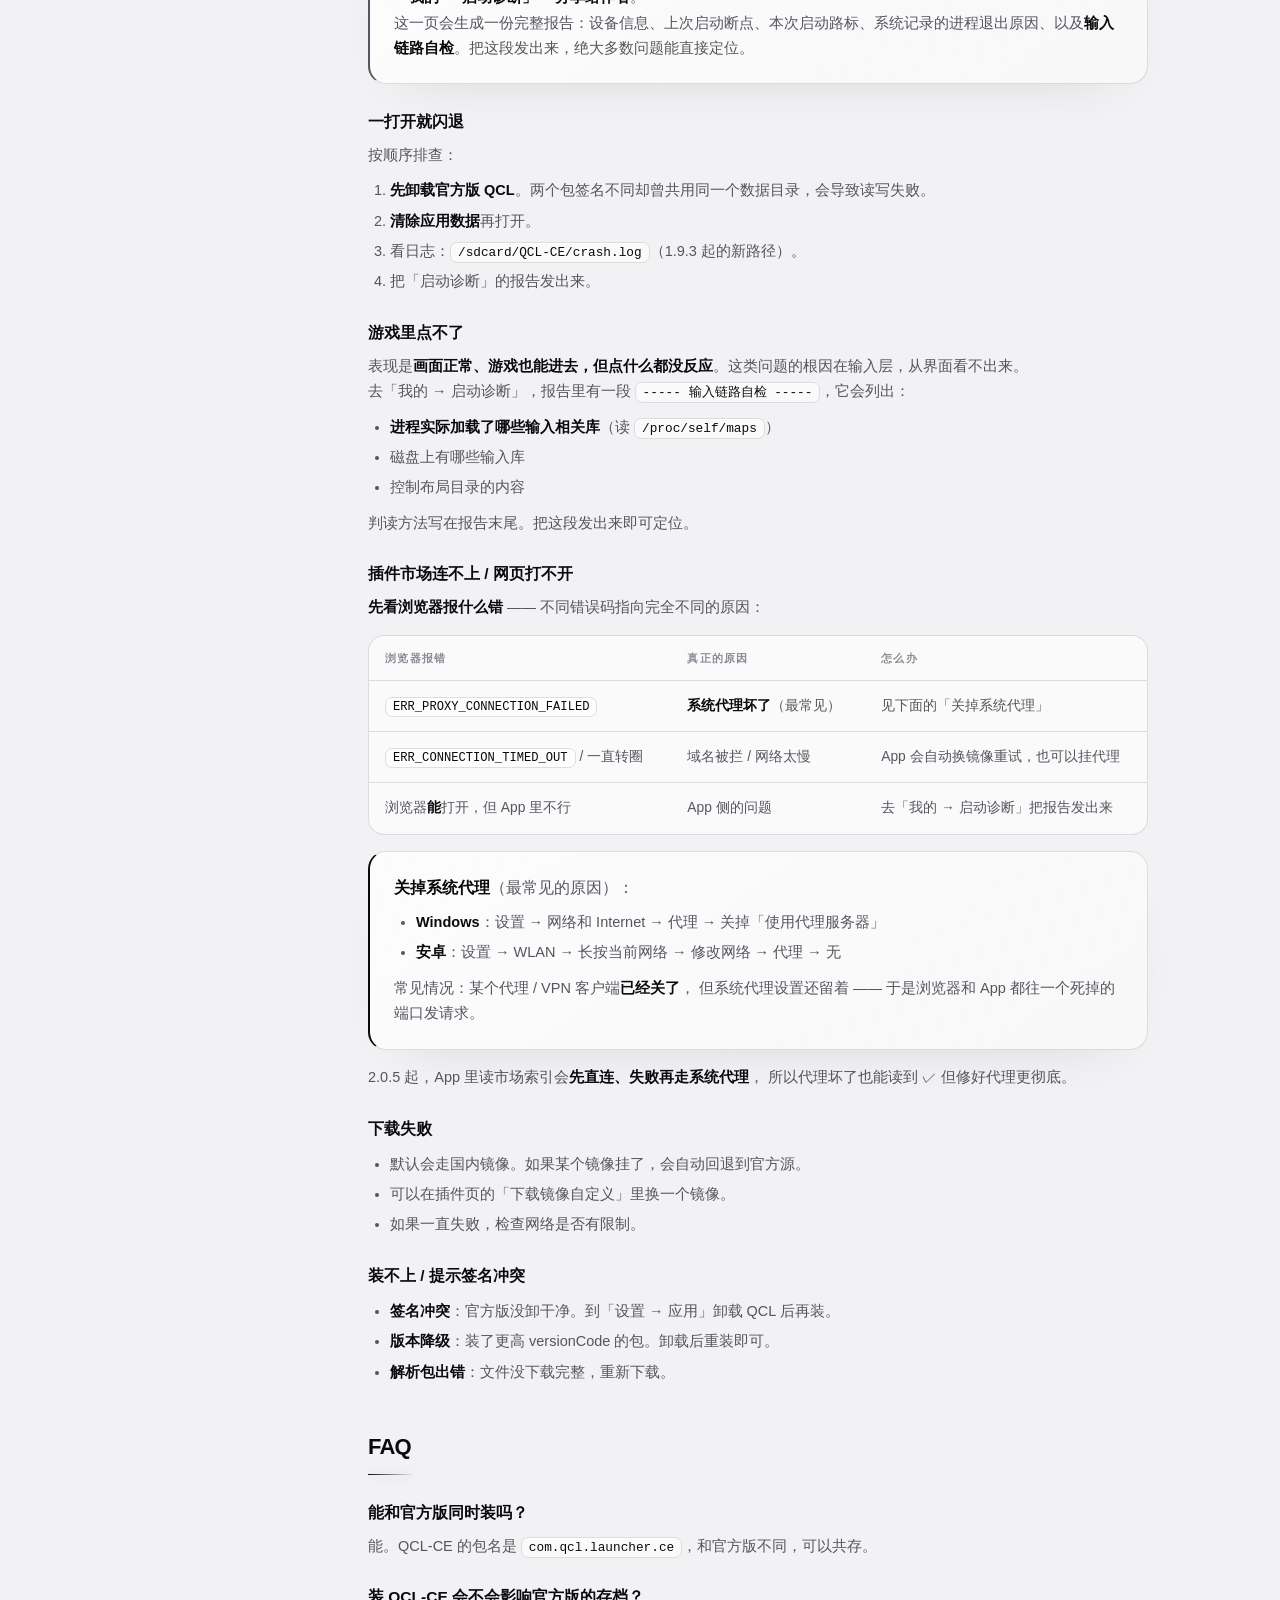
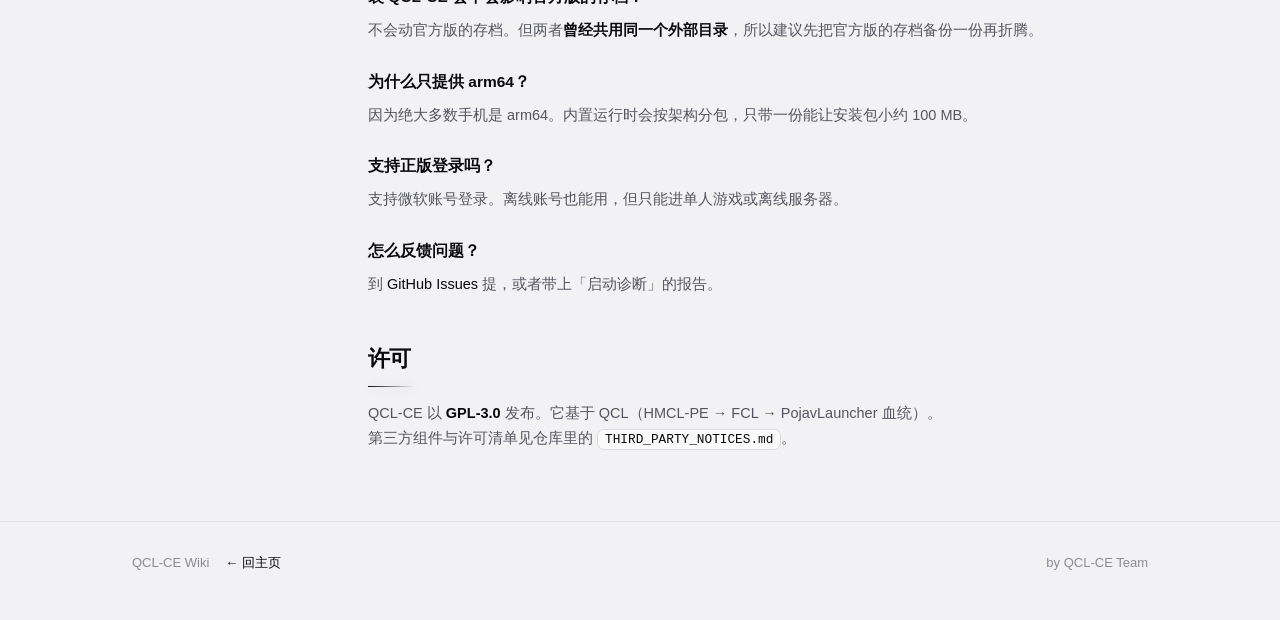
<file: docs/wiki.html>
<!DOCTYPE html>
<html lang="zh-CN">
<head>
<meta charset="utf-8">
<meta name="viewport" content="width=device-width, initial-scale=1">
<title>QCL-CE Wiki · 安装 · 使用 · 排错</title>
<meta name="description" content="QCL-CE 使用文档：安装步骤、启动器用法、常见问题排查。">
<style>
  :root{
    --bg:#F2F7F7; --surface:#FFFFFF; --text:#142B2A; --sub:#5F7A78;
    --accent:#0E9E8E; --divider:#D5E5E3; --code-bg:#0C1616; --code-fg:#E6F4F2;
  }
  @media (prefers-color-scheme: dark){
    :root{ --bg:#0C1616; --surface:#142222; --text:#E6F4F2; --sub:#8FABA8;
           --accent:#2AC9B4; --divider:#223837; --code-bg:#060C0C; --code-fg:#E6F4F2; }
  }
  *{box-sizing:border-box;margin:0;padding:0}
  html{scroll-behavior:smooth}
  body{font-family:-apple-system,BlinkMacSystemFont,"Segoe UI","PingFang SC","Microsoft YaHei",sans-serif;
       background:var(--bg);color:var(--text);line-height:1.75;-webkit-font-smoothing:antialiased}
  a{color:var(--accent);text-decoration:none} a:hover{text-decoration:underline}
  code{background:color-mix(in srgb,var(--accent) 11%,transparent);color:var(--accent);
       padding:2px 6px;border-radius:5px;font-size:.9em}
  pre{background:var(--code-bg);color:var(--code-fg);padding:14px 16px;border-radius:10px;
      overflow-x:auto;font-size:13px;line-height:1.6;margin:14px 0}

  nav{position:sticky;top:0;z-index:10;
      background:color-mix(in srgb,var(--bg) 88%,transparent);
      backdrop-filter:blur(12px);border-bottom:1px solid var(--divider)}
  nav .wrap{display:flex;align-items:center;gap:22px;height:58px;max-width:1060px;margin:0 auto;padding:0 22px}
  .brand{font-weight:700;color:var(--text)}
  .brand i{display:inline-block;width:12px;height:12px;background:var(--accent);
           border-radius:3px;margin-right:8px;vertical-align:middle}
  nav .links{margin-left:auto;display:flex;gap:18px;font-size:14px}
  nav .links a{color:var(--sub)}

  .layout{max-width:1060px;margin:0 auto;padding:34px 22px 70px;
          display:grid;grid-template-columns:190px 1fr;gap:40px;align-items:start}
  aside{position:sticky;top:84px;font-size:14px}
  aside h4{font-size:12px;color:var(--sub);text-transform:uppercase;letter-spacing:.6px;
           margin:20px 0 8px;font-weight:600}
  aside h4:first-child{margin-top:0}
  aside a{display:block;color:var(--sub);padding:5px 0;border-left:2px solid transparent;padding-left:11px}
  aside a:hover{color:var(--accent);border-left-color:var(--accent);text-decoration:none}

  main{min-width:0}
  h1{font-size:29px;letter-spacing:-.4px;margin-bottom:8px}
  .lead{color:var(--sub);font-size:15px;margin-bottom:30px}
  h2{font-size:20px;margin:42px 0 12px;padding-top:8px;letter-spacing:-.2px}
  h2:first-of-type{margin-top:0}
  h3{font-size:15px;margin:24px 0 8px}
  p,li{color:var(--sub);font-size:14.5px}
  ul,ol{margin:10px 0 10px 22px}
  li{margin:5px 0}
  strong,b{color:var(--text)}

  .box{background:var(--surface);border:1px solid var(--divider);border-radius:13px;
       padding:18px 20px;margin:16px 0}
  .box h3{margin-top:0}
  .box.warn{border-left:3px solid var(--accent);background:color-mix(in srgb,var(--accent) 8%,transparent)}
  .box.bad{border-left:3px solid #C0392B;background:color-mix(in srgb,#C0392B 8%,transparent)}
  .box.ok{border-left:3px solid var(--accent)}

  table{width:100%;border-collapse:collapse;font-size:14px;margin:14px 0}
  th,td{text-align:left;padding:10px 12px;border-bottom:1px solid var(--divider);vertical-align:top}
  th{color:var(--sub);font-size:13px;font-weight:600}

  footer{border-top:1px solid var(--divider);color:var(--sub);font-size:13px}
  footer .wrap{max-width:1060px;margin:0 auto;padding:26px 22px;display:flex;gap:16px;flex-wrap:wrap}
  footer .sp{margin-left:auto}

  @media (max-width:820px){
    .layout{grid-template-columns:1fr;gap:0}
    aside{position:static;margin-bottom:26px;padding-bottom:20px;border-bottom:1px solid var(--divider)}
    aside a{display:inline-block;margin-right:14px;border-left:0;padding-left:0}
  }
</style>
<link rel="stylesheet" href="premium.css">
</head>
<body>

<nav>
  <div class="wrap">
    <span class="brand"><i></i>QCL-CE Wiki</span>
    <span class="links">
      <a href="index.html">主页</a>
      <a href="#install">安装</a>
      <a href="#use">使用</a>
      <a href="#trouble">排错</a>
      <a href="beta.html">Beta</a>
      <a href="forum.html">论坛</a>
      <a href="https://weeb123321.github.io/QCL-Plugins/">插件市场</a>
      <a href="sponsor.html">赞助</a>
      <a href="https://github.com/WEEB123321/QCL-QCL-CE">GitHub</a>
    </span>
  </div>
</nav>

<div class="layout">

  <aside>
    <h4>开始</h4>
    <a href="#install">安装</a>
    <a href="#first">第一次启动</a>
    <a href="#arch">确认手机架构</a>

    <h4>使用</h4>
    <a href="#launch">启动游戏</a>
    <a href="#version">装版本</a>
    <a href="#switch-account">切换账号</a>
    <a href="#third-party-login">第三方登录</a>
    <a href="#mod">装模组</a>
    <a href="#theme">深色模式</a>
    <a href="#menu">菜单排版</a>
    <a href="#plugin">插件</a>
    <a href="#layout">界面排版</a>
    <a href="#control-import">控键布局导入</a>
    <a href="#server">手机开服</a>
    <a href="#market">插件市场</a>

    <h4>排错</h4>
    <a href="#trouble">出问题先做这个</a>
    <a href="#crash">一打开就闪退</a>
    <a href="#canttap">游戏里点不了</a>
    <a href="#download-fail">下载失败</a>
    <a href="#install-fail">装不上</a>

    <h4>其他</h4>
    <a href="#faq">FAQ</a>
    <a href="#license">许可</a>
  </aside>

  <main>

    <div class="hero-kicker">DOCUMENTATION · v3.1.7 / BETA</div>
    <h1>QCL-CE 使用文档</h1>
    <p class="lead">安装、启动器用法、以及遇到问题时的排查方法。当前最新版 v3.1.7；Beta 1.0.5 是独立测试通道，差异见安装说明。</p>

    <h2 id="install">安装</h2>

    <div class="box warn">
      <h3>v3.1.7 与 Beta 1.0.5</h3>
      <ul>
        <li><b>v3.1.7 是当前最新正式版</b>，包名 <code>com.qcl.launcher.ce</code>，可直接覆盖同包名的旧 CE 版本。</li>
        <li>Beta 使用独立包名 <code>com.qcl.launcher.ce.beta</code>，可以和 v3.1.7 / 官方版<b>同时安装</b>，不需要卸载。</li>
        <li>游戏目录仍共用 <code>/sdcard/QCL</code>，实例、存档、备份通用；Beta 的应用内部设置与正式版隔离。</li>
        <li>v3.1.7 与 Beta 都是 <b>Android Debug 签名</b>，只用于测试。正式签名版本需要提供 keystore 后再构建。</li>
        <li>Beta 的检查更新只读取预发布版本，不会误推正式版；最新版可下载 v3.1.7。</li>
      </ul>
    </div>

    <div class="box bad">
      <h3>装之前</h3>
      <ol>
        <li>确认手机是 <b>arm64</b>（绝大多数现代手机都是）；模拟器 x86_64 不能装。</li>
        <li>如果之前装过<b>别的 Beta 签名</b>，先卸载再装；v3.1.7 / 官方版不用卸载。</li>
        <li>测试前建议先备份存档。v3.1.7 与 Beta 共用 <code>/sdcard/QCL</code>。</li>
      </ol>
    </div>

    <p><b>直接下载：</b>
      <a href="https://github.com/WEEB123321/QCL-QCL-CE/releases/download/v3.1.7/QCL-CE-v3.1.7-arm64.apk">最新版 v3.1.7 直链</a>
      ｜
      <a href="https://gh-proxy.com/https://github.com/WEEB123321/QCL-QCL-CE/releases/download/v3.1.7/QCL-CE-v3.1.7-arm64.apk">国内镜像（gh-proxy）</a>
      ｜
      <a href="https://github.com/WEEB123321/QCL-QCL-CE/releases/download/v1.0.5-beta/QCL-CE-1.0.5-beta-arm64.apk">Beta 1.0.5</a>
    </p>
    <p>gh-proxy 只是把同一条 GitHub 直链转发一遍，下载到的文件完全一样。
      也可以到 <a href="https://github.com/WEEB123321/QCL-QCL-CE/releases">Releases 页面</a>查看全部发布：</p>

    <table>
      <tr><th>文件</th><th>用途</th></tr>
      <tr><td><code>QCL-CE-v3.1.7-arm64.apk</code></td><td>最新正式版，Debug 签名。</td></tr>
      <tr><td><code>QCL-CE-1.0.5-beta-arm64.apk</code></td><td>Beta 测试包，独立包名，可与正式版共存。</td></tr>
    </table>

    <h2 id="first">第一次启动</h2>
    <p>第一次打开会<b>解压内置运行时</b>，约 452 MB，需要几分钟。这一步是<b>离线解压</b> —— 断网也能装完。</p>
    <p>如果卡在这一步不动，先确认手机剩余空间够（建议留 2 GB 以上）。</p>

    <h2 id="arch">确认手机架构</h2>
    <p>本项目只提供 <code>arm64</code> 包。确认方法：</p>
    <ul>
      <li>设置 → 关于手机 → 处理器，写着 <code>arm64-v8a</code> 或 <code>aarch64</code> 就是。</li>
      <li>2017 年之后的手机基本都是 arm64。</li>
      <li>如果是 <code>x86_64</code>（模拟器常见），需要另外构建 x86_64 包。</li>
    </ul>

    <h2 id="use">使用</h2>

    <h3 id="launch">启动游戏</h3>
    <ol>
      <li>主页显示<b>当前要启动的版本</b>和<b>已装版本数</b>（都是实时读出来的）。</li>
      <li>点<b>启动游戏</b>即可。</li>
      <li>启动日志会实时显示在弹窗里 —— 出问题就看那里。</li>
    </ol>

    <h3 id="switch-account">切换账号</h3>
    <p><b>点主页的头像</b>就能切换 ✓（2.0.8 起）。也可以长按顶部的账号按钮。</p>
    <p>会弹出一个账号列表，点哪个就切到哪个。</p>

    <h3 id="third-party-login">第三方登录（外置登录）</h3>
    <p>账号页第 4 个按钮 <b>「第三方登录 / 外置登录」</b> —— 支持 <b>authlib-injector</b> 的服务器 ✓</p>
    <ul>
      <li>点它 → 选服务器类型 → 填服务器地址</li>
      <li>支持 Blessing Skin、LittleSkin 这类外置登录皮肤站</li>
      <li>登录后皮肤和披风都走那个服务器 ✓</li>
    </ul>
    <div class="box warn">
      <b>这个功能一直都有</b> —— 2.0.8 之前它叫「添加认证服务器」，
      名字不容易看懂，所以很多人以为没有。现在改成了「第三方登录 / 外置登录」。
    </div>

    <h3 id="version">装版本</h3>
    <ol>
      <li>左侧「≡ 菜单」→ <b>下载</b>，或直接进<b>版本列表</b>。</li>
      <li>选版本安装。下载会走国内镜像加速。</li>
    </ol>
    <div class="box warn">
      <b>注意</b>：远古版本（很老的 alpha/beta）需要额外的中文补丁，QCL-CE 会自动处理。
    </div>

    <p id="version-wiki"><b>版本列表每一行右边有个地球图标</b> ——
    点一下会打开<b>这个版本的 Minecraft Wiki 页面</b> ✓ 想查某个版本加了什么内容时很方便。</p>

    <h3 id="legacy-fabric">Legacy Fabric（1.8 ~ 1.13）</h3>
    <p>「下载 → 安装游戏」页里多了一行 <b>Legacy Fabric</b> ✓</p>
    <p>它是 Fabric 给 <b>1.8 ~ 1.13</b> 这些老版本用的分支 —— 界面和普通 Fabric 一模一样，
    只是版本列表来自 <code>meta.legacyfabric.net</code>。</p>
    <p><b>Legacy Fabric API</b> 是个<b>模组</b>，不是加载器 —— 到「下载 → 模组」里搜
    <code>legacy-fabric-api</code> 就能找到。</p>

    <h3 id="cleanroom">Cleanroom（1.12.2 的 Forge 延续版）</h3>
    <p>插件页搜 <b>Cleanroom</b> ✓</p>
    <ul>
      <li>它是 <b>Minecraft 1.12.2</b> 上 Forge 的延续版（不是 fork，是逐步独立的现代化版本）</li>
      <li><b>只支持 1.12.2</b> —— 模组也要用 1.12.2 的</li>
      <li>运行时要 <b>Java 25</b>，启动器里已经内置了</li>
      <li>版本列表来自官方 Maven 仓库，装了会自动用 MultiMC 的安装流程</li>
    </ul>

    <h3 id="mod">装模组</h3>
    <p>在<b>下载 → 模组</b>里搜索并安装。安装时 QCL-CE 会<b>自动把前置也一起装上</b>：</p>
    <ul>
      <li>只装<b>必需</b>的前置，可选/不兼容/内置的会跳过。</li>
      <li>会按你当前的<b>游戏版本</b>挑合适的前置版本。</li>
      <li>已经装过的会自动跳过，不会重复下载。</li>
      <li><b>整条依赖链都会拉下来</b> —— A 需要 B、B 又需要 C 时，C 也会被装上。</li>
    </ul>

    <h3 id="modpack">装整合包</h3>
    <p>「安装包」里选整合包文件即可。目前支持：</p>
    <table>
      <tr><th>格式</th><th>说明</th></tr>
      <tr><td><b>MultiMC / Prism</b></td><td>✓ 完整支持</td></tr>
      <tr><td><b>Modrinth</b>（<code>.mrpack</code>）</td><td>✓ 支持，限 <b>Fabric</b> 加载器</td></tr>
      <tr><td><b>CurseForge</b></td><td>✓ 支持，限 <b>Fabric</b> 加载器</td></tr>
      <tr><td>HMCL / MCBBS</td><td>✗ 还没接通，先手动解压把 <code>mods/</code> 拷进游戏目录</td></tr>
    </table>
    <div class="box warn">
      <b>为什么只支持 Fabric？</b> Fabric 的官方 profile JSON 本身就是完整版本 JSON，
      可以直接落盘，不用跑安装器。Forge / NeoForge 需要运行官方安装器，还没接。
    </div>
    <p>装整合包时会<b>自动下载游戏本体</b>，并逐条列出下载任务，能看到装到哪一步。</p>

    <h3 id="theme">深色模式</h3>
    <p>内置插件页 → <b>界面 → 深浅色模式</b>，三个选项：跟随系统 / 始终浅色 / 始终深色。</p>
    <p>不用去改手机系统设置，在应用里就能切，方便试。</p>

    <h3 id="menu">菜单排版</h3>
    <p>点左侧「≡ 菜单」打开功能菜单，右上角有<b>排版</b>按钮：</p>
    <ul>
      <li>勾选要显示哪些入口</li>
      <li>用 ↑↓ 调顺序</li>
      <li>保存 / 恢复默认</li>
    </ul>

    <h3 id="layout">界面排版自定义</h3>
    <p><b>长按任意页面</b>就能进编辑模式：</p>
    <ul>
      <li><b>单击</b>一个控件 = 显示 / 隐藏</li>
      <li><b>长按控件再拖动</b> = 在同层里换位置</li>
      <li>底部浮动条：保存 / 取消 / 恢复默认</li>
    </ul>
    <p>支持 <b>13 个页面</b>：主页、下载、版本列表、设置、账号、游戏管理、大厅、实验室、备份、启动诊断、资源下载、插件、联机。</p>
    <div class="box warn">
      <b>排版是「进页面时应用」的</b> —— 改完要退出再进主页才生效，不会立刻变。
    </div>
    <p>想把排版分享给别人：插件页 → 界面 → <b>排版导入 / 导出</b> → 复制到剪贴板 → 发群里。别人复制后点「从剪贴板导入」即可。</p>

    <h3 id="control-import">控键布局导入（3.1.7 / Beta 1.0.5 已支持）</h3>
    <p>入口：<b>设置 → 游戏设置 → 控键布局 → 管理</b>，或 <b>版本设置 → 管理控键</b>。
    在「管理触控布局方案」里点 <b>从本地导入布局</b>，选择文件即可。</p>
    <table>
      <tr><th>来源</th><th>文件</th></tr>
      <tr><td>Fold Craft Launcher（FCL）</td><td><code>.json</code>（<code>controllerVersion 21</code>）</td></tr>
      <tr><td>Zalith Launcher 2</td><td><code>.json</code>（<code>editorVersion 12</code>）</td></tr>
      <tr><td>Zalith Launcher（ZL1）</td><td><code>.json</code>（<code>version 8</code>）</td></tr>
      <tr><td>HMCL-PE</td><td><code>.hmclpe</code>（加密 ZIP，内部密码自动处理）</td></tr>
    </table>
    <ul>
      <li>导入后<b>另存为新布局</b>，不会覆盖你已有的布局；同名会自动加 <code>(2)</code>。</li>
      <li>FCL 的图层、ZL2 的 layer、ZL1 的抽屉都会转成 QCL 的子布局；抽屉默认隐藏，由把手按钮展开。</li>
      <li>按键会从各家的键码统一映射到 GLFW；ZL2 的 <code>switch_layer</code> / 启动器事件会转成 QCL 的可见性控制或菜单/输入法开关。</li>
      <li>ZL1 的像素坐标表达式会在参考屏幕上求值后转成百分比，换设备仍保持相对位置。</li>
      <li>样式（颜色、圆角、描边、文字大小）尽量还原；ZL2 的文字粗体/斜体等 QCL 没有的属性会忽略。</li>
    </ul>
    <div class="box warn">
      <b>兼容性：</b>FCL 的方向控件如果改过方向键（不是 WASD），QCL 摇杆仍按 WASD 输出；
      ZL1 的虚拟鼠标开关、ZL2 的穿透/滑动属性没有一一对应项，会退化为普通按钮。
    </div>

    <h3 id="plugin">插件</h3>
    <p>左侧「≡ 菜单」→ <b>插件</b>。顶部有搜索框，可以按名字搜。</p>
    <p>插件分几类：下载、界面、资源、模组、账号、联机、系统、安全与备份等。</p>

    <h3 id="market">插件市场</h3>
    <p>插件页 → 资源 → <b>插件市场</b>，可以直接在应用内安装资源型插件。</p>
    <ul>
      <li>市场里的插件是<b>资源型</b>的（控键布局 / 界面排版）—— 启动器没有插件运行时，所以不加载代码。</li>
      <li>每个包都会<b>校验 sha256</b>，对不上就拒装。</li>
      <li>安装完如果是排版类，<b>退出再进主页</b>生效；控键类到「设置 → 控键布局」里选。</li>
      <li>市场网页：<a href="https://weeb123321.github.io/QCL-Plugins/">weeb123321.github.io/QCL-Plugins</a></li>
    </ul>

    <h3 id="server">手机开服</h3>
    <p>入口：侧栏 <b>游戏 → 服务器列表</b>，或插件页搜索 <b>手机开服管理</b>。列表会列出已经创建的服务器，
    可以直接启动、进入控制台，也可以给某个服务器下载插件/模组。</p>
    <table>
      <tr><th>能力</th><th>说明</th></tr>
      <tr><td>服务端类型</td><td>原版、Paper、Purpur、Fabric、Forge、NeoForge（Forge / NeoForge 为实验性，需要跑官方 installer）</td></tr>
      <tr><td>下载与校验</td><td>官方源 / Paper API / Purpur API / Fabric Meta / Forge Maven；原版与 Paper 校验 SHA-256，Purpur 校验 MD5，可改用本地包</td></tr>
      <tr><td>运行</td><td>列表直接启动；独立 <code>:server</code> 进程 + 前台服务，支持 WakeLock / WifiLock，退出启动器不中断</td></tr>
      <tr><td>控制台</td><td>启停 / 重启 / 直连启动、实时日志、发送服务端命令</td></tr>
      <tr><td>玩家与配置</td><td>ops / whitelist / banned 管理，直接编辑 <code>server.properties</code></td></tr>
      <tr><td>插件 / 模组下载</td><td>服务器列表 → 下载插件/模组：Modrinth / CurseForge 搜索、按服务端版本筛选、选择版本后下载到 <code>plugins</code> 或 <code>mods</code></td></tr>
      <tr><td>模组 / 插件管理</td><td>Paper / Purpur 管理 <code>plugins</code>，Fabric / Forge 管理 <code>mods</code>；支持启用/停用、移入回收目录</td></tr>
      <tr><td>世界备份</td><td>世界 + 核心配置打包 ZIP；恢复前自动再做一份 pre-restore 备份</td></tr>
      <tr><td>联机共享</td><td>配合 Terracotta 房间，向 Minecraft 局域网广播端口，朋友可直接扫描加入</td></tr>
    </table>
    <h3 id="game-entry">游戏入口与按键同步</h3>
    <p>侧栏原来的 <b>实例</b> 已改名 <b>游戏</b>。点它会先让你选 <b>游戏实例</b> 或 <b>服务器列表</b>；
    下方是按键同步：把当前实例的控键布局一键同步给所有游戏实例，或恢复默认。</p>
    <ul>
      <li>同步只改每个实例的 <b>控键布局选择</b>，不动内存、Java、渲染器和存档。</li>
      <li>恢复默认只恢复<b>通过启动器改过</b>、而且之后没有被外部修改的实例；手动改过 <code>qcl.cfg</code> 的会跳过。</li>
      <li>先在「版本设置 → 管理控键」里把当前实例改好，再回来同步。</li>
    </ul>
    <div class="box warn">
      <b>注意：</b>同一时间只运行一个服务端；手机性能有限，建议 2 GB 以上内存并保持充电。
      Forge 安装器需要联网且耗时较长；NeoForge 暂未接入。服务端下载的插件/模组需要重启服务端生效，
      前置/依赖请按说明单独下载。开服链路还没有经过真机验收，遇到问题请附控制台日志和启动诊断。
    </div>

    <h2 id="trouble">排错</h2>

    <div class="box ok">
      <h3 id="trouble-first">出问题先做这个</h3>
      <p><b>「我的 → 启动诊断」→ 分享给作者</b>。</p>
      <p>这一页会生成一份完整报告：设备信息、上次启动断点、本次启动路标、系统记录的进程退出原因、以及<b>输入链路自检</b>。把这段发出来，绝大多数问题能直接定位。</p>
    </div>

    <h3 id="crash">一打开就闪退</h3>
    <p>按顺序排查：</p>
    <ol>
      <li><b>先卸载官方版 QCL</b>。两个包签名不同却曾共用同一个数据目录，会导致读写失败。</li>
      <li><b>清除应用数据</b>再打开。</li>
      <li>看日志：<code>/sdcard/QCL-CE/crash.log</code>（1.9.3 起的新路径）。</li>
      <li>把「启动诊断」的报告发出来。</li>
    </ol>

    <h3 id="canttap">游戏里点不了</h3>
    <p>表现是<b>画面正常、游戏也能进去，但点什么都没反应</b>。这类问题的根因在输入层，从界面看不出来。</p>
    <p>去「我的 → 启动诊断」，报告里有一段 <code>----- 输入链路自检 -----</code>，它会列出：</p>
    <ul>
      <li><b>进程实际加载了哪些输入相关库</b>（读 <code>/proc/self/maps</code>）</li>
      <li>磁盘上有哪些输入库</li>
      <li>控制布局目录的内容</li>
    </ul>
    <p>判读方法写在报告末尾。把这段发出来即可定位。</p>

    <h3 id="market-offline">插件市场连不上 / 网页打不开</h3>
    <p><b>先看浏览器报什么错</b> —— 不同错误码指向完全不同的原因：</p>
    <table>
      <tr><th>浏览器报错</th><th>真正的原因</th><th>怎么办</th></tr>
      <tr>
        <td><code>ERR_PROXY_CONNECTION_FAILED</code></td>
        <td><b>系统代理坏了</b>（最常见）</td>
        <td>见下面的「关掉系统代理」</td>
      </tr>
      <tr>
        <td><code>ERR_CONNECTION_TIMED_OUT</code> / 一直转圈</td>
        <td>域名被拦 / 网络太慢</td>
        <td>App 会自动换镜像重试，也可以挂代理</td>
      </tr>
      <tr>
        <td>浏览器<b>能</b>打开，但 App 里不行</td>
        <td>App 侧的问题</td>
        <td>去「我的 → 启动诊断」把报告发出来</td>
      </tr>
    </table>

    <div class="box warn">
      <b>关掉系统代理</b>（最常见的原因）：
      <ul style="margin-top:8px">
        <li><b>Windows</b>：设置 → 网络和 Internet → 代理 → 关掉「使用代理服务器」</li>
        <li><b>安卓</b>：设置 → WLAN → 长按当前网络 → 修改网络 → 代理 → 无</li>
      </ul>
      <p style="margin-top:8px">常见情况：某个代理 / VPN 客户端<b>已经关了</b>，
      但系统代理设置还留着 —— 于是浏览器和 App 都往一个死掉的端口发请求。</p>
    </div>

    <p>2.0.5 起，App 里读市场索引会<b>先直连、失败再走系统代理</b>，
    所以代理坏了也能读到 ✓ 但修好代理更彻底。</p>

    <h3 id="download-fail">下载失败</h3>
    <ul>
      <li>默认会走国内镜像。如果某个镜像挂了，会自动回退到官方源。</li>
      <li>可以在插件页的「下载镜像自定义」里换一个镜像。</li>
      <li>如果一直失败，检查网络是否有限制。</li>
    </ul>

    <h3 id="install-fail">装不上 / 提示签名冲突</h3>
    <ul>
      <li><b>签名冲突</b>：官方版没卸干净。到「设置 → 应用」卸载 QCL 后再装。</li>
      <li><b>版本降级</b>：装了更高 versionCode 的包。卸载后重装即可。</li>
      <li><b>解析包出错</b>：文件没下载完整，重新下载。</li>
    </ul>

    <h2 id="faq">FAQ</h2>

    <h3>能和官方版同时装吗？</h3>
    <p>能。QCL-CE 的包名是 <code>com.qcl.launcher.ce</code>，和官方版不同，可以共存。</p>

    <h3>装 QCL-CE 会不会影响官方版的存档？</h3>
    <p>不会动官方版的存档。但两者<b>曾经共用同一个外部目录</b>，所以建议先把官方版的存档备份一份再折腾。</p>

    <h3>为什么只提供 arm64？</h3>
    <p>因为绝大多数手机是 arm64。内置运行时会按架构分包，只带一份能让安装包小约 100 MB。</p>

    <h3>支持正版登录吗？</h3>
    <p>支持微软账号登录。离线账号也能用，但只能进单人游戏或离线服务器。</p>

    <h3>怎么反馈问题？</h3>
    <p>到 <a href="https://github.com/WEEB123321/QCL-QCL-CE/issues">GitHub Issues</a> 提，或者带上「启动诊断」的报告。</p>

    <h2 id="license">许可</h2>
    <p>QCL-CE 以 <b>GPL-3.0</b> 发布。它基于 QCL（HMCL-PE → FCL → PojavLauncher 血统）。</p>
    <p>第三方组件与许可清单见仓库里的 <code>THIRD_PARTY_NOTICES.md</code>。</p>

  </main>
</div>

<footer>
  <div class="wrap">
    <span>QCL-CE Wiki</span>
    <a href="index.html">← 回主页</a>
    <span class="sp">by QCL-CE Team</span>
  </div>
</footer>

<script src="theme.js"></script>
<script src="liquid-glass.js"></script>
</body>
</html>
</file>
<file: docs/premium.css>
/* ============================================================================
   QCL-CE 站点 · Obsidian Glass
   黑 / 灰 / 白单色液态玻璃主题，覆盖 index / wiki / sponsor 的现有样式。
   ========================================================================== */

:root {
  color-scheme: dark;
  --bg: #050506;
  --bg-2: #0a0a0c;
  --surface-solid: #101013;
  --text: #f5f5f7;
  --sub: #a1a1aa;
  --muted: #6e6e78;
  --accent: #ffffff;
  --accent-dark: #d4d4d8;
  --on-accent: #08080a;
  --accent-glow: rgba(255, 255, 255, .38);
  --line: rgba(255, 255, 255, .12);
  --divider: rgba(255, 255, 255, .09);
  --glass-fill: rgba(255, 255, 255, .07);
  --glass-fill-strong: rgba(255, 255, 255, .10);
  --glass-edge: rgba(255, 255, 255, .18);
  --glass-edge-strong: rgba(255, 255, 255, .34);
  --nav-bg: rgba(7, 7, 9, .42);
  --menu-bg: #08080a;
  --glass-reflection: rgba(255, 255, 255, .08);
  --bad-tint: rgba(180, 90, 90, .07);
  --grid-line: rgba(255, 255, 255, .055);
  --ring-line: rgba(255, 255, 255, .16);
  --pattern-dot: rgba(255, 255, 255, .07);
  --orb-a: rgba(255, 255, 255, .11);
  --orb-b: rgba(190, 195, 205, .075);
  --noise-opacity: .035;
  --shadow: rgba(0, 0, 0, .55);
  --code-bg: #0b0b0e;
  --code-fg: #ececf1;
  --radius: 24px;
}

html:not([data-theme]) { color-scheme: dark; }

@media (prefers-color-scheme: light) {
  html:not([data-theme]) {
    color-scheme: light;
    --bg: #f2f2f4;
    --bg-2: #e7e7ea;
    --surface-solid: #ffffff;
    --text: #0a0a0c;
    --sub: #55555f;
    --muted: #8b8b95;
    --accent: #0a0a0c;
    --accent-dark: #333338;
    --on-accent: #ffffff;
    --accent-glow: rgba(0, 0, 0, .22);
    --line: rgba(0, 0, 0, .12);
    --divider: rgba(0, 0, 0, .08);
    --glass-fill: rgba(255, 255, 255, .6);
    --glass-fill-strong: rgba(255, 255, 255, .82);
    --glass-edge: rgba(255, 255, 255, .85);
    --glass-edge-strong: rgba(0, 0, 0, .16);
    --nav-bg: rgba(248, 248, 250, .55);
    --menu-bg: #fcfcfe;
  --glass-reflection: rgba(255, 255, 255, .55);
  --bad-tint: rgba(180, 90, 90, .05);
  --grid-line: rgba(0, 0, 0, .05);
  --ring-line: rgba(0, 0, 0, .12);
  --pattern-dot: rgba(0, 0, 0, .055);
    --orb-a: rgba(0, 0, 0, .07);
    --orb-b: rgba(80, 85, 95, .06);
    --noise-opacity: .025;
    --shadow: rgba(0, 0, 0, .16);
    --code-bg: #0b0b0e;
    --code-fg: #ececf1;
  }
}

html[data-theme="dark"] {
  color-scheme: dark;
  --bg: #050506;
  --bg-2: #0a0a0c;
  --surface-solid: #101013;
  --text: #f5f5f7;
  --sub: #a1a1aa;
  --muted: #6e6e78;
  --accent: #ffffff;
  --accent-dark: #d4d4d8;
  --on-accent: #08080a;
  --accent-glow: rgba(255, 255, 255, .38);
  --line: rgba(255, 255, 255, .12);
  --divider: rgba(255, 255, 255, .09);
  --glass-fill: rgba(255, 255, 255, .07);
  --glass-fill-strong: rgba(255, 255, 255, .10);
  --glass-edge: rgba(255, 255, 255, .18);
  --glass-edge-strong: rgba(255, 255, 255, .34);
  --nav-bg: rgba(7, 7, 9, .42);
  --menu-bg: #08080a;
  --glass-reflection: rgba(255, 255, 255, .08);
  --bad-tint: rgba(180, 90, 90, .07);
  --grid-line: rgba(255, 255, 255, .055);
  --ring-line: rgba(255, 255, 255, .16);
  --pattern-dot: rgba(255, 255, 255, .07);
  --orb-a: rgba(255, 255, 255, .11);
  --orb-b: rgba(190, 195, 205, .075);
  --noise-opacity: .035;
  --shadow: rgba(0, 0, 0, .55);
  --code-bg: #0b0b0e;
  --code-fg: #ececf1;
}

html[data-theme="light"] {
  color-scheme: light;
  --bg: #f2f2f4;
  --bg-2: #e7e7ea;
  --surface-solid: #ffffff;
  --text: #0a0a0c;
  --sub: #55555f;
  --muted: #8b8b95;
  --accent: #0a0a0c;
  --accent-dark: #333338;
  --on-accent: #ffffff;
  --accent-glow: rgba(0, 0, 0, .22);
  --line: rgba(0, 0, 0, .12);
  --divider: rgba(0, 0, 0, .08);
  --glass-fill: rgba(255, 255, 255, .6);
  --glass-fill-strong: rgba(255, 255, 255, .82);
  --glass-edge: rgba(255, 255, 255, .85);
  --glass-edge-strong: rgba(0, 0, 0, .16);
  --nav-bg: rgba(248, 248, 250, .55);
  --menu-bg: #fcfcfe;
  --glass-reflection: rgba(255, 255, 255, .55);
  --bad-tint: rgba(180, 90, 90, .05);
  --grid-line: rgba(0, 0, 0, .05);
  --ring-line: rgba(0, 0, 0, .12);
  --pattern-dot: rgba(0, 0, 0, .055);
  --orb-a: rgba(0, 0, 0, .07);
  --orb-b: rgba(80, 85, 95, .06);
  --noise-opacity: .025;
  --shadow: rgba(0, 0, 0, .16);
  --code-bg: #0b0b0e;
  --code-fg: #ececf1;
}

* { box-sizing: border-box; }

html {
  scroll-behavior: smooth;
  background: var(--bg);
}

body {
  background:
    radial-gradient(1200px 800px at 12% -12%, var(--orb-a), transparent 62%),
    radial-gradient(1000px 760px at 105% 8%, var(--orb-b), transparent 58%),
    radial-gradient(1200px 900px at 50% 115%, var(--orb-a), transparent 62%),
    linear-gradient(180deg, var(--bg) 0%, var(--bg-2) 55%, var(--bg) 100%);
  background-attachment: fixed;
  color: var(--text);
  overflow-x: hidden;
}

body::after {
  content: "";
  display: none !important;
  position: fixed;
  inset: 0;
  z-index: 9999;
  pointer-events: none;
  opacity: var(--noise-opacity);
  mix-blend-mode: overlay;
  background-image: url("data:image/svg+xml,%3Csvg xmlns='http://www.w3.org/2000/svg' width='160' height='160'%3E%3Cfilter id='n'%3E%3CfeTurbulence type='fractalNoise' baseFrequency='.82' numOctaves='3' stitchTiles='stitch'/%3E%3C/filter%3E%3Crect width='100%25' height='100%25' filter='url(%23n)' opacity='.6'/%3E%3C/svg%3E");
}

::selection { background: var(--text); color: var(--bg); }

a { color: var(--text); }
a:hover { color: var(--text); }

.wrap { position: relative; }
header, section, footer, .layout { position: relative; z-index: 1; }
nav { position: sticky; z-index: 50 !important; }

/* --------------------------------------------------------------- atmosphere */

.qcl-atmosphere {
  position: fixed;
  inset: -18%;
  z-index: 0;
  pointer-events: none;
  overflow: hidden;
  opacity: .9;
  background-image:
    radial-gradient(circle, var(--pattern-dot) 1.1px, transparent 1.5px),
    linear-gradient(var(--grid-line) 1px, transparent 1px),
    linear-gradient(90deg, var(--grid-line) 1px, transparent 1px);
  background-size: 24px 24px, 76px 76px, 76px 76px;
}
.qcl-atmosphere::before,
.qcl-atmosphere::after {
  content: "";
  position: absolute;
  border-radius: 50%;
  filter: blur(52px);
  will-change: transform;
}
.qcl-atmosphere::before {
  width: 56vmax;
  height: 56vmax;
  top: -16vmax;
  left: -8vmax;
  background: radial-gradient(circle at 35% 35%, var(--orb-a), transparent 62%);
  animation: qclOrbA 26s ease-in-out infinite alternate;
}
.qcl-atmosphere::after {
  width: 48vmax;
  height: 48vmax;
  right: -10vmax;
  bottom: -18vmax;
  background: radial-gradient(circle at 60% 45%, var(--orb-b), transparent 64%);
  animation: qclOrbB 34s ease-in-out infinite alternate;
}

@keyframes qclOrbA {
  0% { transform: translate3d(-4%, -2%, 0) scale(1); }
  100% { transform: translate3d(9%, 7%, 0) scale(1.16); }
}
@keyframes qclOrbB {
  0% { transform: translate3d(3%, 4%, 0) scale(1.08); }
  100% { transform: translate3d(-8%, -6%, 0) scale(.94); }
}

/* --------------------------------------------------------------------- nav */

nav {
  top: 10px !important;
  max-width: 1120px;
  margin: 0 auto !important;
  border: 1px solid var(--line) !important;
  border-radius: 28px !important;
  background: var(--nav-bg) !important;
  -webkit-backdrop-filter: blur(26px) saturate(160%);
  backdrop-filter: blur(26px) saturate(160%);
  box-shadow: 0 18px 50px -34px var(--shadow), inset 0 1px 0 var(--glass-edge);
  transition: background-color .3s ease, box-shadow .3s ease;
}
nav .wrap { height: 64px !important; display: flex; align-items: center; }
nav.qcl-scrolled {
  box-shadow:
    0 26px 64px -34px var(--shadow),
    inset 0 1px 0 var(--glass-edge-strong) !important;
}
.brand {
  display: inline-flex;
  align-items: center;
  gap: 10px;
  font-weight: 700;
  letter-spacing: .16em;
  text-transform: uppercase;
  font-size: 13px;
  color: var(--text) !important;
}
.brand i {
  width: 14px !important;
  height: 14px !important;
  margin-right: 0 !important;
  border-radius: 4px !important;
  background: linear-gradient(145deg, var(--text), var(--muted)) !important;
  box-shadow: 0 0 18px var(--accent-glow), inset 0 1px 0 rgba(255, 255, 255, .6);
}
nav .links { gap: 26px !important; font-size: 13px !important; margin-left: auto; }
nav .links a {
  position: relative;
  color: var(--sub) !important;
  padding: 6px 0;
  transition: color .22s ease;
}
nav .links a::after {
  content: "";
  position: absolute;
  left: 0;
  right: 0;
  bottom: 0;
  height: 1px;
  background: linear-gradient(90deg, transparent, var(--text), transparent);
  transform: scaleX(0);
  transform-origin: 50% 50%;
  transition: transform .3s cubic-bezier(.2, .8, .2, 1);
}
nav .links a:hover { color: var(--text) !important; text-decoration: none; }
nav .links a:hover::after { transform: scaleX(1); }

/* -------------------------------------------------------------------- hero */

header {
  padding: 96px 22px 76px !important;
  isolation: isolate;
}
header::before {
  content: "";
  position: absolute;
  left: 50%;
  top: -180px;
  width: min(980px, 120vw);
  height: 720px;
  transform: translateX(-50%);
  background: radial-gradient(closest-side, var(--orb-a), transparent 70%);
  filter: blur(18px);
  pointer-events: none;
  z-index: -1;
  animation: qclHeroPulse 9s ease-in-out infinite alternate;
}
@keyframes qclHeroPulse {
  0% { opacity: .55; transform: translateX(-50%) scale(.96); }
  100% { opacity: .95; transform: translateX(-50%) scale(1.04); }
}
header::after {
  content: "";
  position: absolute;
  left: 50%;
  top: 300px;
  width: 760px;
  height: 760px;
  transform: translateX(-50%);
  border-radius: 50%;
  background: repeating-radial-gradient(circle at 50% 50%,
    transparent 0 118px, var(--ring-line) 119px, transparent 120px 236px);
  -webkit-mask-image: radial-gradient(circle, #000 0 55%, transparent 80%);
  mask-image: radial-gradient(circle, #000 0 55%, transparent 80%);
  opacity: .9;
  pointer-events: none;
  z-index: -1;
}

.hero-kicker {
  display: inline-flex;
  align-items: center;
  gap: 10px;
  padding: 8px 15px;
  margin-bottom: 24px;
  border: 1px solid var(--line);
  border-radius: 999px;
  background: var(--glass-fill);
  -webkit-backdrop-filter: blur(18px) saturate(150%);
  backdrop-filter: blur(18px) saturate(150%);
  box-shadow: inset 0 1px 0 var(--glass-edge), 0 12px 30px -24px var(--shadow);
  color: var(--sub);
  font-size: 10.5px;
  font-weight: 600;
  letter-spacing: .2em;
  text-transform: uppercase;
}
.hero-kicker::before {
  content: "";
  width: 6px;
  height: 6px;
  border-radius: 50%;
  background: var(--text);
  box-shadow: 0 0 14px var(--text);
  animation: qclBlink 2.6s ease-in-out infinite;
}
@keyframes qclBlink {
  0%, 100% { opacity: 1; }
  50% { opacity: .25; }
}

header h1 {
  font-size: clamp(38px, 7vw, 68px) !important;
  line-height: 1.04 !important;
  letter-spacing: -.045em !important;
  font-weight: 800 !important;
  margin-bottom: 20px !important;
  background: linear-gradient(180deg, var(--text) 28%, var(--muted) 100%);
  -webkit-background-clip: text;
  background-clip: text;
  color: transparent !important;
  text-wrap: balance;
}
header h1 span {
  background: linear-gradient(100deg, var(--text) 10%, var(--sub) 48%, var(--text) 90%);
  -webkit-background-clip: text !important;
  background-clip: text !important;
  color: transparent !important;
  text-shadow: 0 0 60px var(--accent-glow);
}
header p {
  color: var(--sub) !important;
  font-size: 17px !important;
  max-width: 680px !important;
  line-height: 1.85 !important;
  margin-bottom: 34px !important;
}

/* ----------------------------------------------------------------- buttons */

.btn {
  position: relative;
  overflow: hidden;
  display: inline-flex;
  align-items: center;
  justify-content: center;
  gap: 8px;
  padding: 14px 28px !important;
  border-radius: 14px !important;
  font-weight: 600 !important;
  font-size: 14.5px;
  letter-spacing: .01em;
  isolation: isolate;
  transition:
    transform .35s cubic-bezier(.2, .8, .2, 1),
    box-shadow .35s ease,
    border-color .3s ease,
    background-color .3s ease !important;
}
.btn:hover { text-decoration: none; }
.btn-primary {
  background: linear-gradient(180deg, #ffffff 0%, #d8d8de 100%) !important;
  color: #08080a !important;
  border: 1px solid rgba(255, 255, 255, .9) !important;
  box-shadow:
    0 18px 46px -18px var(--accent-glow),
    inset 0 1px 0 rgba(255, 255, 255, 1),
    inset 0 -1px 0 rgba(0, 0, 0, .18) !important;
}
.btn-primary:hover {
  transform: translateY(-3px) !important;
  box-shadow:
    0 26px 60px -18px var(--accent-glow),
    inset 0 1px 0 #fff !important;
}
.btn-ghost {
  background: var(--glass-fill) !important;
  color: var(--text) !important;
  border: 1px solid var(--line) !important;
  box-shadow: inset 0 1px 0 var(--glass-edge), 0 14px 34px -26px var(--shadow) !important;
}
.btn-ghost:hover {
  transform: translateY(-3px) !important;
  background: var(--glass-fill-strong) !important;
  border-color: var(--glass-edge-strong) !important;
  box-shadow: inset 0 1px 0 var(--glass-edge-strong), 0 22px 46px -26px var(--shadow) !important;
}
.btn::before {
  content: "";
  position: absolute;
  top: -20%;
  bottom: -20%;
  left: -70%;
  width: 45%;
  transform: skewX(-20deg);
  background: linear-gradient(90deg, transparent, rgba(255, 255, 255, .42), transparent);
  transition: left .65s cubic-bezier(.2, .8, .2, 1);
  pointer-events: none;
  z-index: -1;
}
.btn-ghost::before { background: linear-gradient(90deg, transparent, rgba(255, 255, 255, .16), transparent); }
.btn:hover::before { left: 130%; }

html[data-theme="light"] .btn-primary {
  background: linear-gradient(180deg, #17171a 0%, #000000 100%) !important;
  color: #ffffff !important;
  border-color: rgba(0, 0, 0, .85) !important;
  box-shadow: 0 18px 46px -18px rgba(0, 0, 0, .4), inset 0 1px 0 rgba(255, 255, 255, .16) !important;
}

/* ---------------------------------------------------------------- phone mock */

.phone {
  width: 330px !important;
  height: 190px !important;
  margin: 56px auto 0 !important;
  border-radius: 34px !important;
  border: 1px solid var(--glass-edge) !important;
  background:
    linear-gradient(145deg, var(--glass-fill-strong), rgba(255, 255, 255, .015)) !important;
  -webkit-backdrop-filter: blur(24px) saturate(160%);
  backdrop-filter: blur(24px) saturate(160%);
  box-shadow:
    0 50px 120px -40px var(--shadow),
    inset 0 1px 0 var(--glass-edge-strong),
    inset 0 -1px 0 rgba(0, 0, 0, .3) !important;
  animation: qclFloat 8s ease-in-out infinite;
}
.phone::before {
  content: "";
  position: absolute;
  inset: 0;
  border-radius: inherit;
  background: linear-gradient(115deg, transparent 20%, rgba(255, 255, 255, .18) 38%, transparent 52%);
  transform: translateX(-120%);
  animation: qclSweep 9s cubic-bezier(.4, 0, .2, 1) infinite;
  pointer-events: none;
}
.phone::after {
  content: "";
  position: absolute;
  left: 50%;
  top: -1px;
  width: 62px;
  height: 5px;
  border-radius: 0 0 6px 6px;
  transform: translateX(-50%);
  background: rgba(255, 255, 255, .22);
  box-shadow: 0 0 18px rgba(255, 255, 255, .2);
  pointer-events: none;
}
.phone .side { background: rgba(0, 0, 0, .18) !important; border-right: 1px solid var(--line) !important; }
.phone .dot { background: linear-gradient(145deg, var(--text), var(--muted)) !important; box-shadow: 0 0 14px var(--accent-glow); }
.phone .nav-item { background: var(--line) !important; }
.phone .nav-item.on { background: var(--sub) !important; }
.phone .card { background: var(--glass-fill) !important; border: 1px solid var(--line) !important; }
.phone .line { background: var(--line) !important; }
.phone .play {
  background: linear-gradient(90deg, var(--text), var(--sub)) !important;
  opacity: 1 !important;
  box-shadow: 0 0 28px var(--accent-glow);
}
.phone.qcl-liquid { animation: none !important; }
@keyframes qclFloat {
  0%, 100% { transform: translateY(0) rotate(-.25deg); }
  50% { transform: translateY(-12px) rotate(.25deg); }
}
@keyframes qclSweep {
  0%, 55% { transform: translateX(-120%); }
  78%, 100% { transform: translateX(120%); }
}

/* --------------------------------------------------------------- sections */

section {
  padding: 76px 0 !important;
  border-top: 1px solid var(--divider) !important;
}
h2 {
  position: relative;
  font-size: 28px !important;
  line-height: 1.25;
  letter-spacing: -.035em !important;
  margin-bottom: 12px !important;
  padding-bottom: 14px;
  color: var(--text);
}
h2::after {
  content: "";
  position: absolute;
  left: 0;
  bottom: 0;
  width: 46px;
  height: 1px;
  background: linear-gradient(90deg, var(--text), transparent);
  box-shadow: 0 0 12px var(--accent-glow);
}
.lead {
  color: var(--sub) !important;
  font-size: 14.5px !important;
  max-width: 720px;
  margin-bottom: 30px !important;
}

/* ------------------------------------------------------------------- cards */

.grid { gap: 18px !important; }
.card, .box, .qr-card {
  position: relative;
  overflow: hidden;
  border-radius: var(--radius) !important;
  border: 1px solid var(--line) !important;
  background:
    linear-gradient(135deg, var(--glass-reflection), transparent 30%),
    linear-gradient(145deg, var(--glass-fill-strong), rgba(255, 255, 255, .015)) !important;
  box-shadow:
    0 22px 60px -38px var(--shadow),
    inset 0 1px 0 var(--glass-edge) !important;
  transition:
    transform .45s cubic-bezier(.2, .8, .2, 1),
    border-color .3s ease,
    box-shadow .45s ease !important;
}
.card { padding: 22px 22px 20px !important; }
.card::before, .qr-card::before {
  content: "";
  position: absolute;
  inset: 0;
  border-radius: inherit;
  background: radial-gradient(420px circle at var(--mx, 50%) var(--my, 0%), var(--glass-edge), transparent 42%);
  opacity: 0;
  transition: opacity .35s ease;
  pointer-events: none;
}
.card.qcl-lit::before, .qr-card.qcl-lit::before { opacity: .9; }
.card::after {
  content: "";
  position: absolute;
  top: 0;
  left: 12%;
  right: 12%;
  height: 1px;
  background: linear-gradient(90deg, transparent, var(--glass-edge-strong), transparent);
  opacity: .6;
  pointer-events: none;
}
.card:hover {
  transform: translateY(-6px) !important;
  border-color: var(--glass-edge-strong) !important;
  box-shadow:
    0 34px 80px -42px var(--shadow),
    inset 0 1px 0 var(--glass-edge-strong) !important;
}
.card h3 {
  font-size: 15.5px !important;
  letter-spacing: -.01em;
  margin-bottom: 8px !important;
  color: var(--text);
}
.card h3 em {
  font-style: normal;
  font-size: 9.5px !important;
  font-weight: 700 !important;
  letter-spacing: .12em;
  text-transform: uppercase;
  color: var(--text) !important;
  background: var(--glass-fill) !important;
  border: 1px solid var(--line);
  padding: 3px 8px !important;
  border-radius: 999px !important;
  box-shadow: inset 0 1px 0 var(--glass-edge);
}
.card p { color: var(--sub) !important; font-size: 13.8px !important; line-height: 1.75; }

/* ------------------------------------------------------------------ tables */

table {
  width: 100%;
  border-collapse: separate !important;
  border-spacing: 0;
  border: 1px solid var(--line);
  border-radius: 16px;
  overflow: hidden;
  background: var(--glass-fill);
  font-size: 13.8px;
}
th, td {
  padding: 13px 16px !important;
  border-bottom: 1px solid var(--line) !important;
  color: var(--sub);
}
th {
  background: rgba(255, 255, 255, .035);
  color: var(--muted) !important;
  font-size: 10.5px !important;
  font-weight: 700 !important;
  letter-spacing: .12em;
  text-transform: uppercase;
}
html[data-theme="light"] th { background: rgba(0, 0, 0, .035); }
tr:last-child td { border-bottom: 0 !important; }
tbody tr, table tr { transition: background-color .2s ease; }
table tr:hover td { background: rgba(255, 255, 255, .035); }
html[data-theme="light"] table tr:hover td { background: rgba(0, 0, 0, .03); }
td.y { color: var(--text) !important; font-weight: 600; }

/* ------------------------------------------------------------- steps/boxes */

ol.steps { position: relative; }
ol.steps::before {
  content: "";
  position: absolute;
  left: 14px;
  top: 10px;
  bottom: 12px;
  width: 1px;
  background: linear-gradient(180deg, var(--line), transparent);
}
ol.steps li { padding: 0 0 22px 48px !important; }
ol.steps li::before {
  width: 30px !important;
  height: 30px !important;
  border-radius: 50% !important;
  background: linear-gradient(145deg, var(--text), var(--muted)) !important;
  color: var(--on-accent) !important;
  border: 1px solid var(--glass-edge-strong);
  box-shadow: 0 10px 26px -14px var(--accent-glow), inset 0 1px 0 rgba(255, 255, 255, .5);
  font-size: 13px !important;
}
ol.steps li b { color: var(--text) !important; }

.warn, .note, .box {
  border-radius: 18px !important;
  border: 1px solid var(--line) !important;
  background:
    linear-gradient(135deg, var(--glass-reflection), transparent 30%),
    linear-gradient(145deg, var(--glass-fill-strong), rgba(255, 255, 255, .015)) !important;
  box-shadow: inset 0 1px 0 var(--glass-edge), 0 20px 50px -40px var(--shadow);
  color: var(--sub) !important;
}
.warn {
  border-left: 2px solid var(--text) !important;
  padding: 18px 22px !important;
}
.note { padding: 18px 22px !important; }
.box { padding: 22px 24px !important; }
.box.warn { border-left: 2px solid var(--text) !important; background: linear-gradient(145deg, var(--glass-fill-strong), transparent) !important; }
.box.ok { border-left: 2px solid var(--sub) !important; }
.box.bad {
  border-left: 2px solid #9b5a5a !important;
  background: linear-gradient(145deg, var(--glass-fill-strong), var(--bad-tint)) !important;
}
.warn b, .note b, .box b { color: var(--text) !important; }
.box h3 { color: var(--text) !important; }

/* ------------------------------------------------------------------- wiki */

.layout { gap: 46px !important; }
aside {
  background: var(--glass-fill) !important;
  border: 1px solid var(--line);
  border-radius: 20px;
  padding: 18px 14px !important;
  box-shadow: inset 0 1px 0 var(--glass-edge);
}
aside h4 {
  color: var(--muted) !important;
  font-size: 10px !important;
  letter-spacing: .18em !important;
  margin: 18px 0 8px !important;
}
aside a {
  border-left: 0 !important;
  border-radius: 9px;
  padding: 7px 10px !important;
  color: var(--sub) !important;
  transition: background-color .2s ease, color .2s ease, transform .2s ease;
}
aside a:hover, aside a.qcl-active {
  background: var(--glass-fill-strong);
  color: var(--text) !important;
  text-decoration: none;
  transform: translateX(2px);
}
aside a.qcl-active { box-shadow: inset 0 1px 0 var(--glass-edge); }

main h1 { font-size: clamp(30px, 4vw, 42px) !important; letter-spacing: -.04em !important; }
main h2 {
  font-size: 22px !important;
  margin: 48px 0 14px !important;
  padding-top: 0 !important;
}
main h3 { color: var(--text); font-size: 15.5px !important; }
main p, main li { color: var(--sub); font-size: 14.5px; }
code {
  background: var(--glass-fill) !important;
  color: var(--text) !important;
  border: 1px solid var(--line);
  border-radius: 7px;
  padding: 2px 7px !important;
  font-size: .88em !important;
  box-shadow: inset 0 1px 0 var(--glass-edge);
}
pre {
  background: var(--code-bg) !important;
  color: var(--code-fg) !important;
  border: 1px solid var(--line);
  border-radius: 14px !important;
  box-shadow: inset 0 1px 0 rgba(255, 255, 255, .08);
}
pre code { background: transparent !important; border: 0; padding: 0 !important; color: inherit !important; box-shadow: none; }

/* ---------------------------------------------------------------- sponsor */

.qr-card {
  border-radius: 26px !important;
  background: linear-gradient(155deg, var(--glass-fill-strong), rgba(255, 255, 255, .015)) !important;
  padding: 24px 24px 20px !important;
  transition: transform .45s cubic-bezier(.2, .8, .2, 1), border-color .3s, box-shadow .45s !important;
}
.qr-card:hover {
  transform: translateY(-8px) !important;
  border-color: var(--glass-edge-strong) !important;
  box-shadow: 0 40px 90px -44px var(--shadow), inset 0 1px 0 var(--glass-edge-strong) !important;
}
.qr-card img {
  border-radius: 16px !important;
  box-shadow: 0 18px 40px -26px rgba(0, 0, 0, .7);
  border: 1px solid rgba(0, 0, 0, .08);
}
.use li::before {
  background: linear-gradient(145deg, var(--text), var(--muted)) !important;
  border-radius: 50% !important;
  box-shadow: 0 0 12px var(--accent-glow);
}

/* ----------------------------------------------------------------- footer */

footer {
  border-top: 1px solid var(--divider) !important;
  color: var(--muted) !important;
  background: linear-gradient(180deg, transparent, rgba(255, 255, 255, .015));
}
footer .wrap { padding-top: 30px; padding-bottom: 46px; }

/* -------------------------------------------------------------- theme btn */

#qcl-theme-btn {
  position: fixed !important;
  right: 22px !important;
  top: 82px !important;
  z-index: 60 !important;
  font: inherit;
  font-size: 11px !important;
  font-weight: 600 !important;
  letter-spacing: .08em;
  padding: 10px 16px !important;
  border-radius: 999px !important;
  cursor: pointer;
  color: var(--text) !important;
  background: var(--glass-fill) !important;
  border: 1px solid var(--line) !important;
  -webkit-backdrop-filter: blur(20px) saturate(160%);
  backdrop-filter: blur(20px) saturate(160%);
  box-shadow: inset 0 1px 0 var(--glass-edge), 0 14px 34px -22px var(--shadow) !important;
  transition: transform .25s cubic-bezier(.2, .8, .2, 1), background-color .25s ease, border-color .25s ease !important;
}
#qcl-theme-btn:hover {
  transform: translateY(-2px);
  background: var(--glass-fill-strong) !important;
  border-color: var(--glass-edge-strong) !important;
}
#qcl-theme-btn:active { transform: scale(.96); }
@media (max-width: 720px) {
  #qcl-theme-btn { top: auto !important; bottom: 18px !important; right: 18px !important; }
}

/* -------------------------------------------------------------- mobile menu */

#qcl-menu-scrim {
  position: fixed;
  inset: 0;
  z-index: 9998;
  background: rgba(3, 3, 4, .62);
  -webkit-backdrop-filter: blur(10px) saturate(120%);
  backdrop-filter: blur(10px) saturate(120%);
  opacity: 0;
  pointer-events: none;
  transition: opacity .3s ease;
}
#qcl-menu-scrim.qcl-show { opacity: 1; pointer-events: auto; }
body.qcl-menu-lock { overflow: hidden; }
body.qcl-menu-lock header h1 { visibility: hidden; }
nav.qcl-menu-open { z-index: 9999 !important; }

#qcl-menu-btn {
  display: none;
  margin-left: auto;
  width: 40px;
  height: 40px;
  padding: 0;
  border: 1px solid var(--line);
  border-radius: 12px;
  background: var(--glass-fill);
  -webkit-backdrop-filter: blur(18px) saturate(150%);
  backdrop-filter: blur(18px) saturate(150%);
  box-shadow: inset 0 1px 0 var(--glass-edge);
  cursor: pointer;
  align-items: center;
  justify-content: center;
  flex-direction: column;
  gap: 4px;
}
#qcl-menu-btn span {
  display: block;
  width: 16px;
  height: 1.5px;
  border-radius: 2px;
  background: var(--text);
  transition: transform .28s cubic-bezier(.2, .8, .2, 1), opacity .2s ease;
}
nav.qcl-menu-open #qcl-menu-btn span:nth-child(1) { transform: translateY(5.5px) rotate(45deg); }
nav.qcl-menu-open #qcl-menu-btn span:nth-child(2) { opacity: 0; }
nav.qcl-menu-open #qcl-menu-btn span:nth-child(3) { transform: translateY(-5.5px) rotate(-45deg); }

@media (max-width: 720px) {
  #qcl-menu-btn { display: inline-flex; }
  nav .links {
    display: none !important;
    position: absolute;
    top: 64px;
    left: 14px;
    right: 14px;
    margin-left: 0;
    flex-direction: column;
    gap: 2px !important;
    padding: 10px;
    border: 1px solid var(--line);
    border-radius: 16px;
    background: linear-gradient(135deg, var(--glass-reflection), transparent 32%), var(--menu-bg);
    -webkit-backdrop-filter: blur(26px) saturate(170%);
    backdrop-filter: blur(26px) saturate(170%);
    box-shadow: 0 34px 80px -34px var(--shadow), inset 0 1px 0 var(--glass-edge);
    z-index: 80;
  }
  nav.qcl-menu-open .links { display: flex !important; animation: qclMenuIn .26s cubic-bezier(.2, .8, .2, 1); }
  nav .links a { padding: 11px 12px; border-radius: 9px; }
  nav .links a::after { display: none; }
  nav .links a:hover { background: var(--glass-fill-strong); }
}
@keyframes qclMenuIn {
  from { opacity: 0; transform: translateY(-8px); }
  to { opacity: 1; transform: none; }
}

/* --------------------------------------------------------------- progress */

#qcl-progress {
  position: fixed;
  left: 0;
  top: 0;
  width: 100%;
  height: 2px;
  z-index: 70;
  transform: scaleX(0);
  transform-origin: 0 50%;
  background: linear-gradient(90deg, var(--muted), var(--text), var(--muted));
  box-shadow: 0 0 16px var(--accent-glow);
  pointer-events: none;
  transition: transform .08s linear;
}

/* ------------------------------------------------------------- animations */

.qcl-reveal {
  opacity: 0;
  transform: translateY(22px) scale(.985);
  transition:
    opacity .7s cubic-bezier(.2, .8, .2, 1),
    transform .7s cubic-bezier(.2, .8, .2, 1);
  will-change: opacity, transform;
}
.qcl-reveal.qcl-in {
  opacity: 1;
  transform: none;
}

.qcl-liquid {
  -webkit-backdrop-filter: var(--qcl-liquid-filter) !important;
  backdrop-filter: var(--qcl-liquid-filter) !important;
  isolation: isolate;
}

.qcl-flash { animation: qclFlash 1s ease; }
@keyframes qclFlash {
  0% { background: var(--glass-fill-strong); }
  100% { background: transparent; }
}

/* ------------------------------------------------------------ light fixes */

@media (prefers-color-scheme: light) {
  html:not([data-theme]) .card,
  html:not([data-theme]) .box,
  html:not([data-theme]) .qr-card,
  html:not([data-theme]) aside {
    background: linear-gradient(145deg, rgba(255, 255, 255, .78), rgba(255, 255, 255, .45)) !important;
  }
  html:not([data-theme]) .phone {
    background: linear-gradient(145deg, rgba(255, 255, 255, .8), rgba(255, 255, 255, .35)) !important;
  }
  html:not([data-theme]) .phone .side { background: rgba(0, 0, 0, .06) !important; }
}
html[data-theme="light"] .card,
html[data-theme="light"] .box,
html[data-theme="light"] .qr-card,
html[data-theme="light"] aside {
  background: linear-gradient(145deg, rgba(255, 255, 255, .78), rgba(255, 255, 255, .45)) !important;
}
html[data-theme="light"] .phone {
  background: linear-gradient(145deg, rgba(255, 255, 255, .8), rgba(255, 255, 255, .35)) !important;
}
html[data-theme="light"] .phone .side { background: rgba(0, 0, 0, .06) !important; }
html[data-theme="light"] .btn-ghost {
  background: rgba(255, 255, 255, .72) !important;
  border-color: rgba(0, 0, 0, .14) !important;
}
@media (prefers-color-scheme: light) {
  html:not([data-theme]) .btn-ghost {
    background: rgba(255, 255, 255, .72) !important;
    border-color: rgba(0, 0, 0, .14) !important;
  }
}
html[data-theme="light"] th { background: rgba(0, 0, 0, .035); }

/* --------------------------------------------------------------- fallback */

@supports not ((backdrop-filter: blur(1px)) or (-webkit-backdrop-filter: blur(1px))) {
  .card, .box, .qr-card, nav, aside, #qcl-theme-btn {
    background: var(--surface-solid) !important;
  }
}

@media (max-width: 820px) {
  header { padding: 70px 22px 54px !important; }
  header::after { top: 500px; width: 520px; height: 520px; }
  header h1 { font-size: clamp(34px, 10vw, 52px) !important; }
  header p { font-size: 15.5px !important; }
  section { padding: 56px 0 !important; }
  h2 { font-size: 24px !important; }
  .phone { width: 280px !important; height: 164px !important; }
  aside {
    padding: 14px 12px !important;
    background: var(--glass-fill) !important;
    margin-bottom: 30px;
  }
  aside h4 { margin-top: 12px !important; }
  table { display: block; overflow-x: auto; white-space: nowrap; }
  table tr { white-space: normal; }
}

@media (max-width: 720px) {
  nav { top: 8px !important; max-width: none; margin: 0 8px !important; border-radius: 20px !important; }
}

@media (max-width: 720px) {
  #qcl-theme-btn { top: 84px !important; bottom: auto !important; right: 18px !important; }
}

@media (max-width: 720px), (pointer: coarse) {
  .card, .box, aside, .btn-ghost {
    -webkit-backdrop-filter: none !important;
    backdrop-filter: none !important;
  }
  .card, .box, aside {
    background: linear-gradient(145deg,
      color-mix(in srgb, var(--surface-solid) 82%, transparent),
      color-mix(in srgb, var(--surface-solid) 55%, transparent)) !important;
  }
  .btn-ghost {
    background: color-mix(in srgb, var(--surface-solid) 78%, transparent) !important;
  }
  .qcl-atmosphere::before, .qcl-atmosphere::after {
    animation: none !important;
    filter: blur(40px);
  }
  body::after { display: none; }
  header::before { animation: none; }
}

@media (max-width: 620px) {
  .btn { width: 100%; }
  .btns { gap: 10px; }
  .hero-kicker { font-size: 9.5px; padding: 7px 12px; }
  .phone { margin-top: 40px !important; }
}

@media (prefers-reduced-motion: reduce) {
  html { scroll-behavior: auto; }
  *, *::before, *::after {
    animation: none !important;
    transition: none !important;
  }
  .qcl-reveal { opacity: 1; transform: none; }
  .qcl-atmosphere::before, .qcl-atmosphere::after { animation: none; }
}

/* Beta 入口 teaser（主页顶部） */
.beta-teaser{
  display:flex;align-items:center;gap:18px;
  padding:18px 22px;border-radius:24px;
  border:1px solid rgba(110,168,255,.30);
  background:linear-gradient(135deg,rgba(75,141,255,.14),rgba(255,255,255,.035));
  text-decoration:none;color:var(--text);
  transition:border-color .2s ease,transform .2s ease,background .2s ease;
}
.beta-teaser:hover{
  border-color:rgba(110,168,255,.55);
  background:linear-gradient(135deg,rgba(75,141,255,.20),rgba(255,255,255,.05));
  transform:translateY(-1px);
}
.beta-teaser img{
  width:58px;height:58px;border-radius:16px;flex:none;
  box-shadow:0 12px 28px rgba(0,0,0,.35);
}
.beta-teaser-copy{display:flex;flex-direction:column;gap:3px;min-width:0}
.beta-teaser-kicker{
  font-size:9px;letter-spacing:.22em;color:#79aaff;
}
.beta-teaser strong{font-size:17px;letter-spacing:-.01em}
.beta-teaser-copy span:last-child{font-size:13px;color:var(--sub);line-height:1.6}
.beta-teaser-arrow{
  margin-left:auto;flex:none;font-size:13px;color:#8bb6ff;white-space:nowrap;
}
@media (max-width:720px){
  .beta-teaser{flex-wrap:wrap;gap:12px}
  .beta-teaser-arrow{margin-left:74px;width:100%}
}
</file>
<file: docs/beta.css>
/* ------------------------------------------------------------------
   Beta 专属页 —— 黑底 + 蓝色强调 + 液态 Logo
   ------------------------------------------------------------------ */

:root {
  --beta-blue: #4b8dff;
  --beta-blue-soft: rgba(75, 141, 255, .18);
  --beta-blue-line: rgba(75, 141, 255, .42);
}

.beta-page .beta-hero {
  position: relative;
  padding: 118px 22px 36px;
  text-align: center;
  overflow: hidden;
}

.beta-page .beta-hero::before {
  content: "";
  position: absolute;
  left: 50%;
  top: 40px;
  width: min(760px, 92vw);
  height: 520px;
  transform: translateX(-50%);
  background: radial-gradient(circle at 50% 42%,
      rgba(75, 141, 255, .18), rgba(75, 141, 255, .05) 42%, transparent 70%);
  filter: blur(18px);
  pointer-events: none;
  z-index: 0;
}

.beta-page .beta-hero > * {
  position: relative;
  z-index: 1;
}

.beta-logo-stage {
  width: min(380px, 74vw);
  aspect-ratio: 1;
  margin: 10px auto 26px;
  position: relative;
}

.beta-logo-tile {
  position: relative;
  width: 100%;
  height: 100%;
  border-radius: 26%;
  background: #000;
  border: 1px solid rgba(255, 255, 255, .16);
  box-shadow:
    0 36px 90px rgba(0, 0, 0, .62),
    0 0 0 1px rgba(255, 255, 255, .05) inset,
    0 -20px 60px rgba(75, 141, 255, .10) inset;
  overflow: hidden;
  isolation: isolate;
}

.beta-logo-tile canvas,
.beta-logo-tile img {
  position: absolute;
  inset: 0;
  width: 100%;
  height: 100%;
  display: block;
}

.beta-logo-tile img {
  object-fit: contain;
  z-index: 2;
  transition: opacity .35s ease;
}

.beta-logo-tile canvas {
  z-index: 1;
}

.beta-logo-tile.is-liquid img {
  opacity: 0;
  visibility: hidden;
}

.beta-logo-loading {
  position: absolute;
  left: 50%;
  top: 50%;
  transform: translate(-50%, -50%);
  z-index: 3;
  color: rgba(255, 255, 255, .62);
  font-size: 12px;
  letter-spacing: .08em;
  white-space: nowrap;
}

.beta-logo-tile.is-liquid .beta-logo-loading,
.beta-logo-tile.is-fallback .beta-logo-loading {
  display: none;
}

.beta-page .beta-kicker {
  color: var(--beta-blue);
  border-color: var(--beta-blue-line);
  background: var(--beta-blue-soft);
}

.beta-page .beta-hero h1 {
  margin: 4px 0 14px;
  font-size: clamp(44px, 8vw, 78px);
  line-height: .98;
  letter-spacing: -.045em;
}

.beta-page .beta-hero h1 span {
  color: var(--beta-blue);
  text-shadow: 0 0 42px rgba(75, 141, 255, .35);
}

.beta-page .beta-lead {
  max-width: 620px;
  margin: 0 auto 18px;
  color: var(--sub);
  font-size: 16px;
  line-height: 1.8;
}

.beta-version {
  display: inline-flex;
  align-items: center;
  gap: 8px;
  margin: 0 auto 22px;
  padding: 8px 16px;
  border-radius: 999px;
  border: 1px solid var(--beta-blue-line);
  background: var(--beta-blue-soft);
  color: #cfe0ff;
  font-size: 12px;
  letter-spacing: .06em;
}

.beta-version i {
  width: 6px;
  height: 6px;
  border-radius: 50%;
  background: var(--beta-blue);
  box-shadow: 0 0 12px var(--beta-blue);
}

.beta-page .beta-hero .btns {
  justify-content: center;
}

.beta-page .beta-note {
  margin-top: 16px;
  color: var(--muted);
  font-size: 12px;
  letter-spacing: .02em;
}

.beta-page .beta-section {
  padding: 58px 0;
}

.beta-page .beta-card-grid {
  display: grid;
  grid-template-columns: repeat(3, minmax(0, 1fr));
  gap: 14px;
  margin-top: 22px;
}

.beta-page .beta-card-grid .card {
  padding: 22px;
}

.beta-page .beta-card-grid h3 {
  margin: 0 0 8px;
  font-size: 16px;
}

.beta-page .beta-card-grid p {
  margin: 0;
  color: var(--sub);
  font-size: 13.5px;
  line-height: 1.7;
}

.beta-page .beta-install {
  max-width: 820px;
}

.beta-page .beta-install .steps {
  margin-top: 18px;
}

.beta-page .beta-teaser-link {
  display: inline-flex;
  align-items: center;
  gap: 8px;
  color: var(--beta-blue);
  font-size: 13px;
  text-decoration: none;
}

.beta-page .beta-teaser-link:hover {
  text-decoration: underline;
}

html[data-theme="light"] .beta-page .beta-logo-tile {
  background: #08080a;
}

html[data-theme="light"] .beta-version {
  color: #2456b8;
}

@media (max-width: 820px) {
  .beta-page .beta-hero {
    padding: 96px 18px 24px;
  }
  .beta-page .beta-card-grid {
    grid-template-columns: 1fr;
  }
  .beta-logo-stage {
    width: min(310px, 72vw);
  }
}

@media (prefers-reduced-motion: reduce) {
  .beta-logo-tile img {
    transition: none;
  }
}
</file>
<file: docs/forum.css>
/* ------------------------------------------------------------------
   QCL-CE 论坛 —— 先记录名字，再进入板块
   ------------------------------------------------------------------ */

.forum-page .forum-hero {
  padding: 112px 22px 20px;
  text-align: center;
}

.forum-page .forum-hero h1 {
  margin: 10px 0 12px;
  font-size: clamp(38px, 7vw, 66px);
  letter-spacing: -.04em;
}

.forum-page .forum-hero h1 span {
  color: var(--accent);
}

.forum-page .forum-hero .lead {
  max-width: 680px;
  margin: 0 auto;
}

.forum-page .forum-shell {
  padding: 18px 22px 64px;
}

.forum-gate {
  max-width: 620px;
  margin: 8px auto 0;
  padding: 28px;
  border: 1px solid var(--line);
  border-radius: 26px;
  background: linear-gradient(145deg, var(--glass-fill-strong), var(--glass-fill));
  -webkit-backdrop-filter: blur(24px) saturate(160%);
  backdrop-filter: blur(24px) saturate(160%);
  box-shadow: 0 28px 80px -40px var(--shadow), inset 0 1px 0 var(--glass-edge);
}

.forum-gate h2 {
  margin: 0 0 10px;
  font-size: 24px;
}

.forum-gate p {
  margin: 0 0 18px;
  color: var(--sub);
  font-size: 14px;
  line-height: 1.8;
}

.forum-gate form {
  display: flex;
  gap: 10px;
  align-items: stretch;
}

.forum-gate input {
  flex: 1;
  min-width: 0;
  height: 46px;
  padding: 0 15px;
  border: 1px solid var(--line);
  border-radius: 14px;
  background: rgba(0, 0, 0, .22);
  color: var(--text);
  font: inherit;
  outline: none;
}

.forum-gate input:focus {
  border-color: var(--glass-edge-strong);
  box-shadow: 0 0 0 3px var(--accent-glow);
}

.forum-gate button {
  white-space: nowrap;
}

.forum-small {
  margin-top: 14px !important;
  color: var(--muted) !important;
  font-size: 12px !important;
}

.forum-identity-bar {
  display: flex;
  align-items: center;
  justify-content: space-between;
  gap: 12px;
  padding: 14px 18px;
  margin-bottom: 14px;
  border: 1px solid var(--line);
  border-radius: 18px;
  background: var(--glass-fill);
  color: var(--sub);
  font-size: 13px;
}

.forum-identity-bar b {
  color: var(--text);
}

.forum-link {
  border: 0;
  background: transparent;
  color: var(--accent);
  font: inherit;
  cursor: pointer;
  padding: 4px 0;
}

.forum-tabs {
  display: flex;
  gap: 8px;
  flex-wrap: wrap;
  margin-bottom: 12px;
}

.forum-tabs button {
  border: 1px solid var(--line);
  border-radius: 999px;
  background: var(--glass-fill);
  color: var(--sub);
  padding: 9px 16px;
  font: inherit;
  font-size: 13px;
  cursor: pointer;
  transition: color .2s ease, border-color .2s ease, background .2s ease;
}

.forum-tabs button:hover {
  color: var(--text);
  border-color: var(--glass-edge-strong);
}

.forum-tabs button.active {
  color: var(--on-accent);
  background: var(--accent);
  border-color: var(--accent);
}

.forum-board-hint {
  margin: 0 0 16px;
  color: var(--muted);
  font-size: 12px;
}

.forum-board-hint a {
  color: var(--accent);
  text-decoration: none;
}

.forum-board-hint a:hover {
  text-decoration: underline;
}

#giscus-container {
  min-height: 420px;
  padding: 8px 0;
}

#giscus-container .giscus {
  min-height: 420px;
}

.forum-status {
  margin: 0 0 14px;
  padding: 12px 16px;
  border: 1px solid var(--line);
  border-radius: 14px;
  background: var(--glass-fill);
  color: var(--sub);
  font-size: 13px;
  line-height: 1.7;
}

.forum-status a {
  color: var(--accent);
}

.forum-status[data-kind="error"] {
  border-color: rgba(255, 120, 120, .45);
}

@media (max-width: 620px) {
  .forum-page .forum-hero {
    padding: 96px 18px 14px;
  }
  .forum-page .forum-shell {
    padding: 12px 18px 48px;
  }
  .forum-gate {
    padding: 22px 18px;
  }
  .forum-gate form {
    flex-direction: column;
  }
  .forum-gate button {
    width: 100%;
  }
  .forum-identity-bar {
    align-items: flex-start;
    flex-direction: column;
  }
}
</file>
